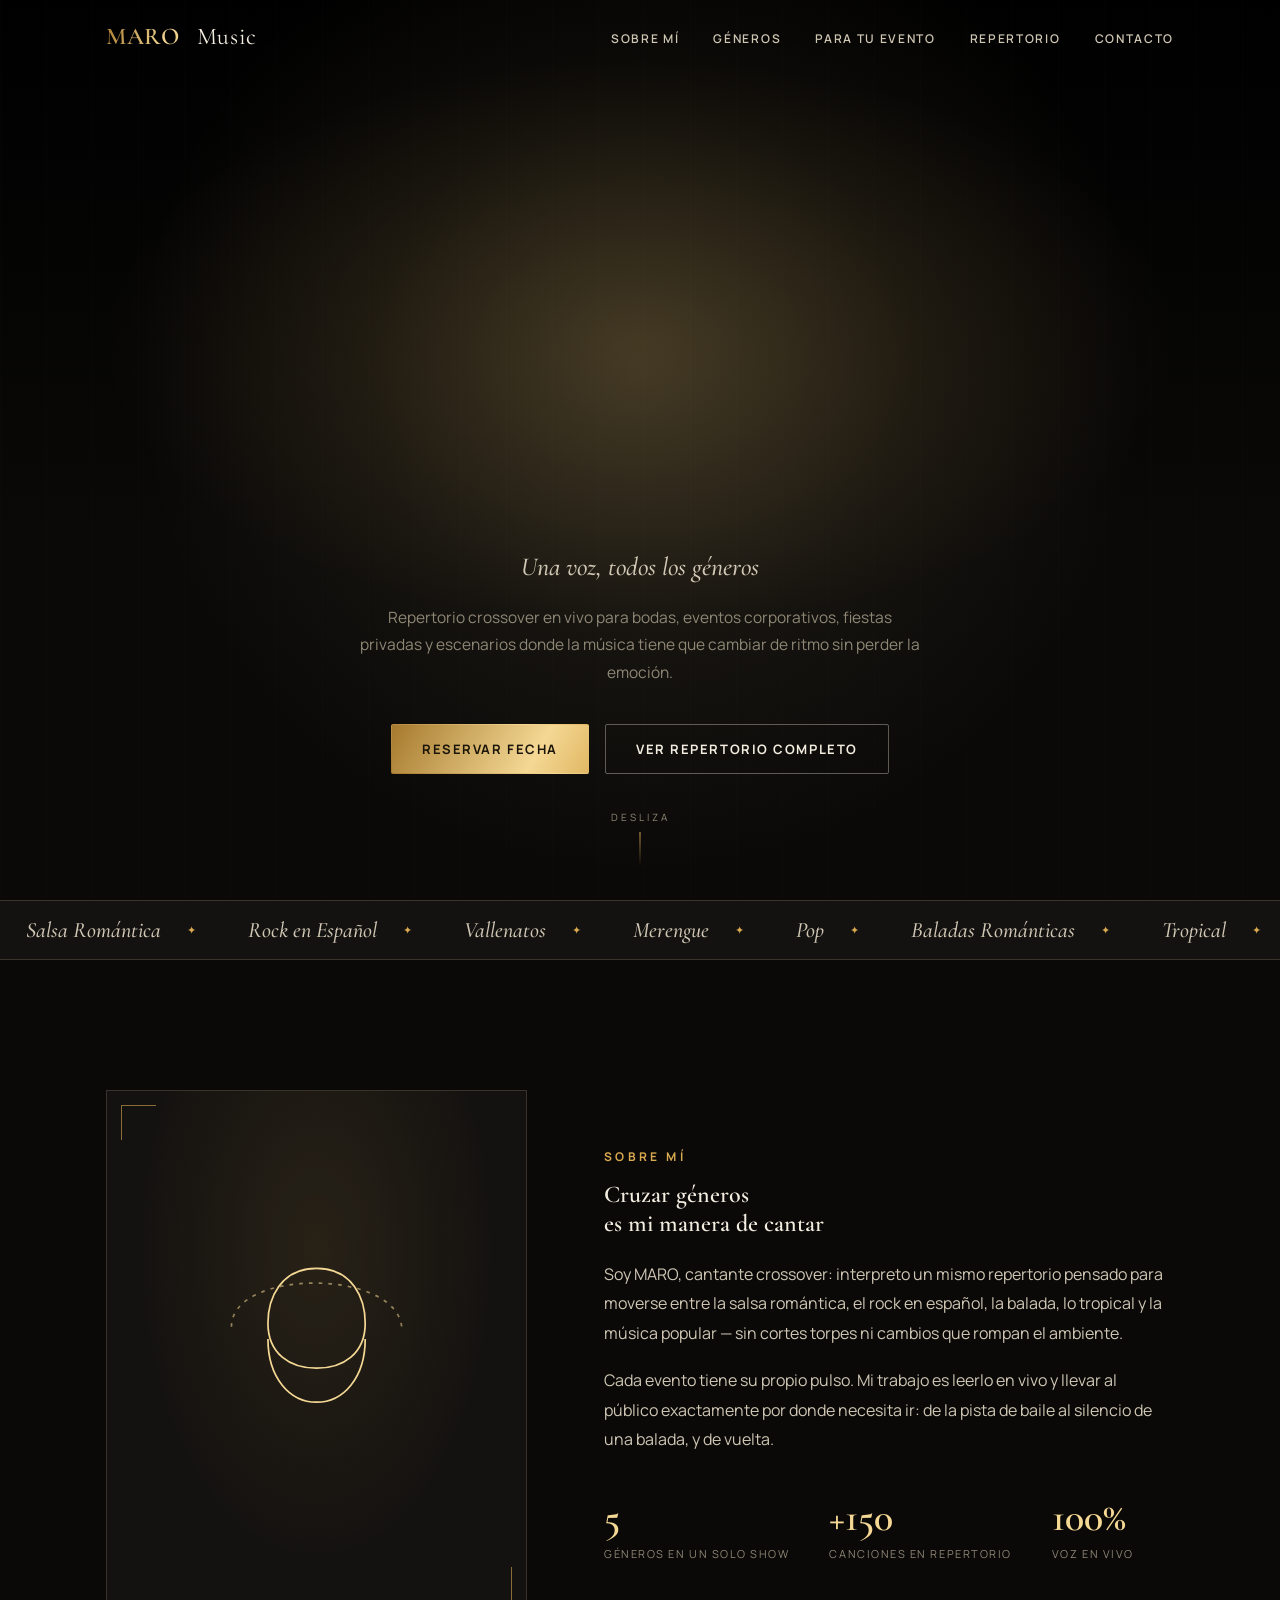
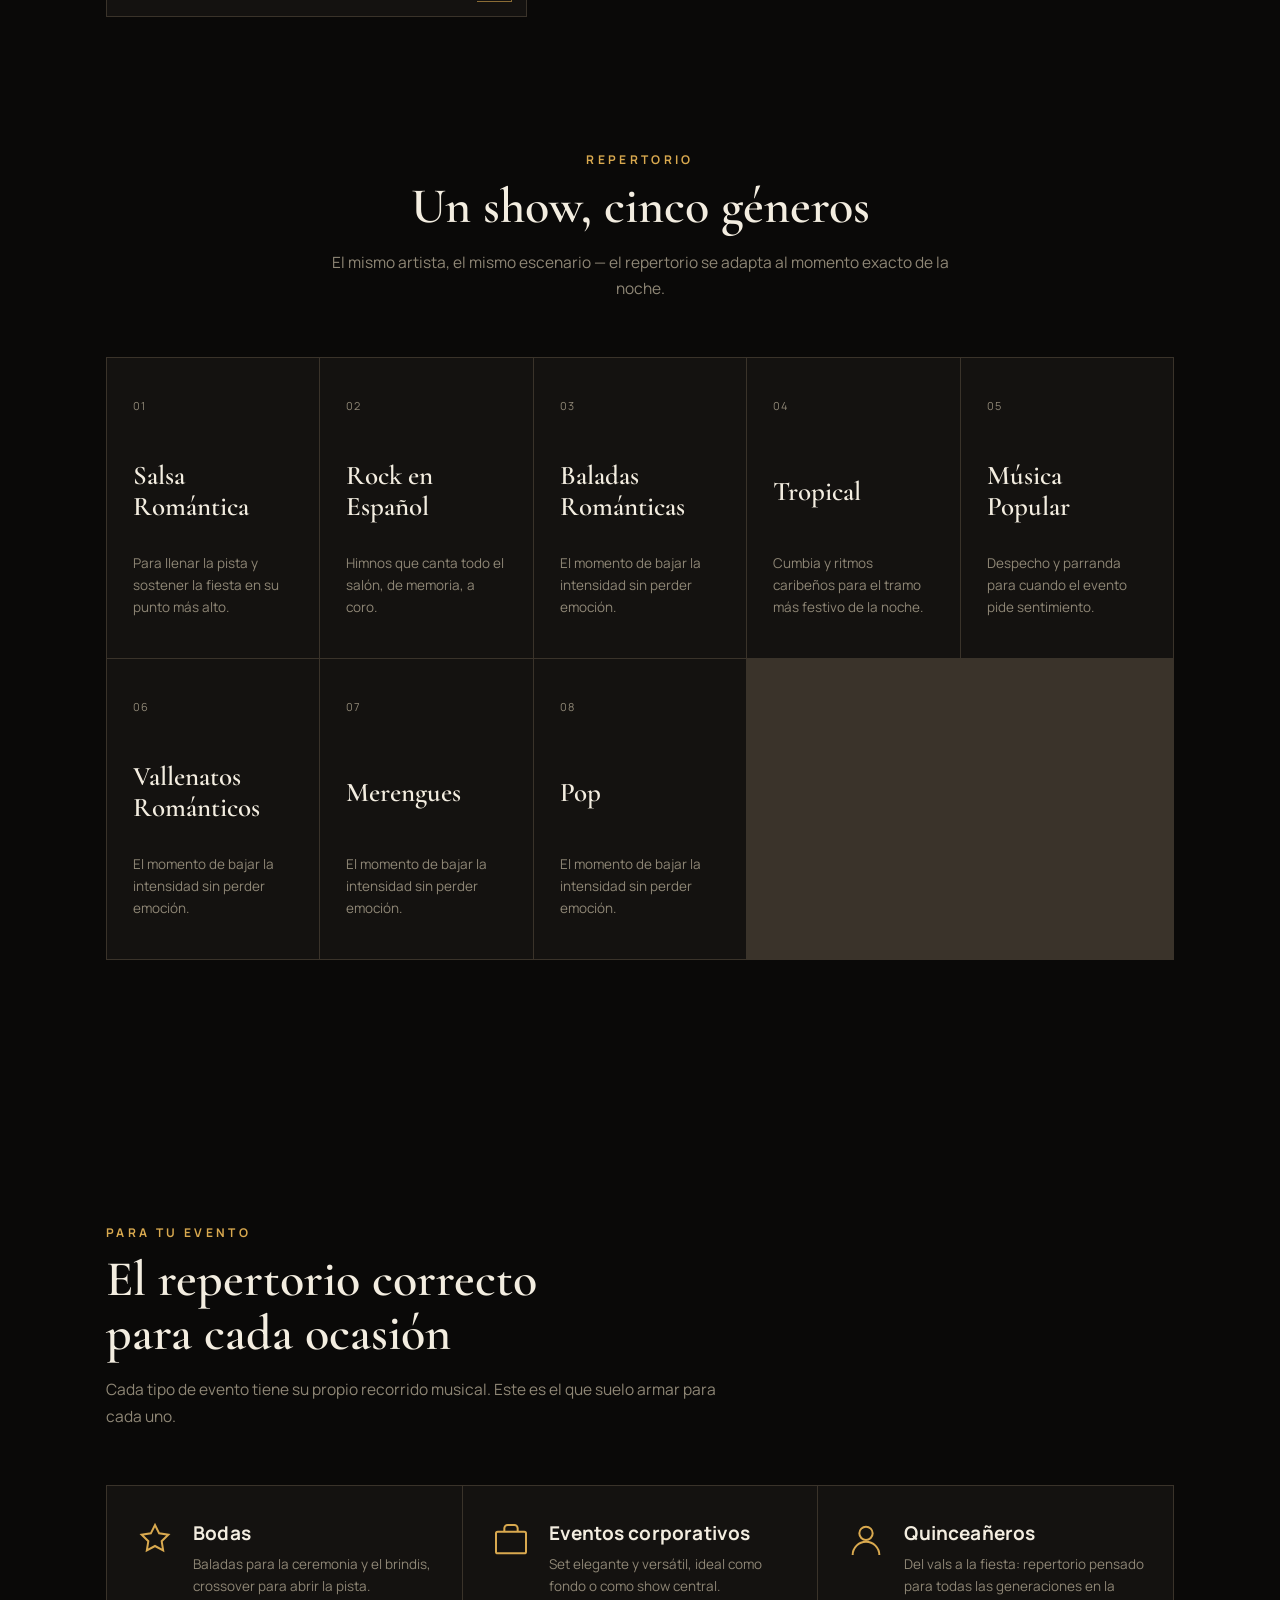
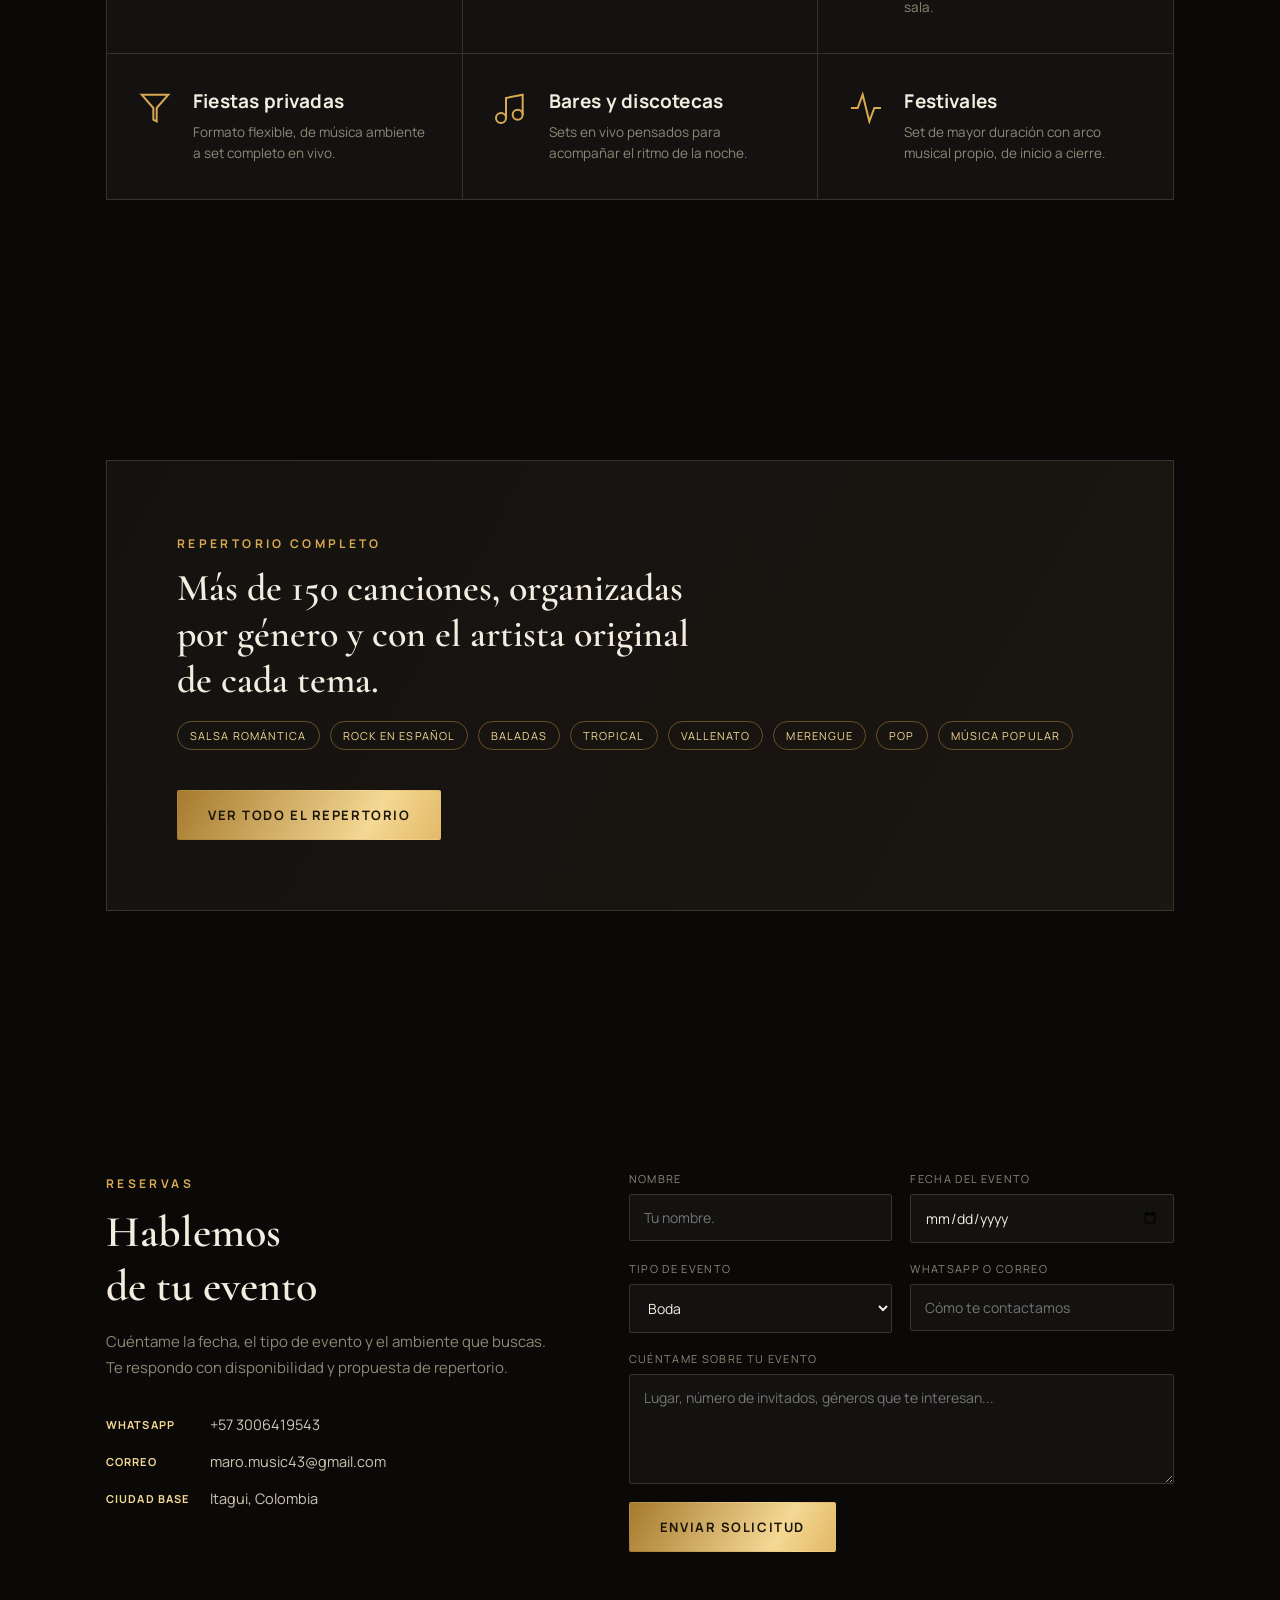
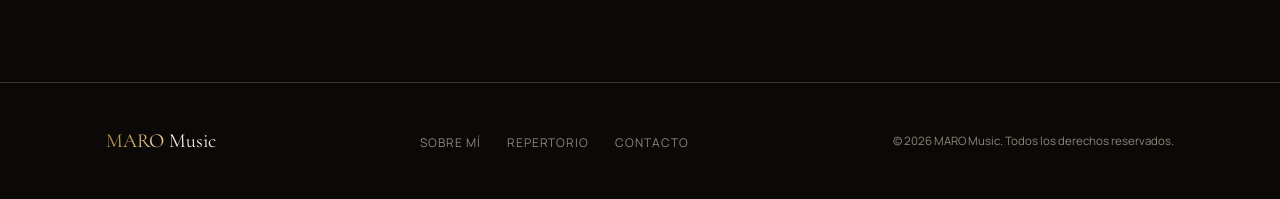
<file: index.html>
<!DOCTYPE html>
<html lang="es">
<head>
<meta charset="UTF-8">
<meta name="viewport" content="width=device-width, initial-scale=1.0">
<title>MARO Music — Voz Crossover para tu Evento</title>
<meta name="description" content="MARO — cantante crossover. Salsa romántica, rock en español, baladas, tropical y música popular en vivo para bodas, eventos corporativos y fiestas.">
<link rel="stylesheet" href="css/style.css">
</head>
<body>

<nav class="nav">
  <div class="wrap">
    <a href="#top" class="nav-logo"><b class="gold-text">MARO</b>&nbsp;Music</a>
    <ul class="nav-links" id="nav-links">
      <li><a href="#sobre-mi">Sobre mí</a></li>
      <li><a href="#generos">Géneros</a></li>
      <li><a href="#eventos">Para tu evento</a></li>
      <li><a href="repertorio.html">Repertorio</a></li>
      <li><a href="#contacto">Contacto</a></li>
    </ul>
    <button class="nav-toggle" id="nav-toggle" aria-label="Abrir menú">
      <span></span><span></span><span></span>
    </button>
  </div>
</nav>

<!-- HERO -->
<header class="hero" id="top">
  <div class="hero-curtain"></div>
  <div class="hero-spot"></div>
  <div class="hero-inner wrap">
    <video class="hero-logo" autoplay muted loop playsinline>
      <source src="img/logo.mp4" type="video/mp4">
    </video>
    <!-- <img class="hero-logo" src="img/logo.png" alt="MARO Music"> -->
    <p class="hero-tagline">Una voz, todos los géneros</p>
    <p class="hero-desc">
      Repertorio crossover en vivo para bodas, eventos corporativos, fiestas privadas
      y escenarios donde la música tiene que cambiar de ritmo sin perder la emoción.
    </p>
    <div class="hero-cta">
      <a href="#contacto" class="btn btn-gold">Reservar fecha</a>
      <a href="repertorio.html" class="btn btn-line">Ver repertorio completo</a>
    </div>
  </div>
  <div class="scroll-cue"><span>Desliza</span><i></i></div>
</header>

<!-- MARQUEE de géneros -->
<div class="marquee">
  <div class="marquee-track">
    <span>Salsa Romántica</span><span>Rock en Español</span><span>Vallenatos</span><span>Merengue</span><span>Pop</span><span>Baladas Románticas</span><span>Tropical</span><span>Música Popular</span>
    <span>Salsa Romántica</span><span>Rock en Español</span><span>Vallenatos</span><span>Merengue</span><span>Pop</span><span>Baladas Románticas</span><span>Tropical</span><span>Música Popular</span>
  </div>
</div>

<!-- SOBRE MÍ -->
<section id="sobre-mi">
  <div class="wrap about">
    <div class="about-art" data-reveal>
      <svg viewBox="0 0 200 200" fill="none" stroke="url(#g1)" stroke-width="1.4">
        <defs>
          <linearGradient id="g1" x1="0" y1="0" x2="200" y2="200">
            <stop offset="0" stop-color="#f4d894"/>
            <stop offset="1" stop-color="#a67a2e"/>
          </linearGradient>
        </defs>
        <path d="M100 30 C70 30 60 55 60 75 C60 100 78 112 100 112 C122 112 140 100 140 75 C140 55 130 30 100 30 Z"/>
        <path d="M60 88 C60 120 78 140 100 140 C122 140 140 120 140 88" />
        <line x1="100" y1="140" x2="100" y2="165"/>
        <line x1="78" y1="165" x2="122" y2="165"/>
        <path d="M30 78 C30 30 165 30 170 78" stroke-dasharray="3 5" opacity=".55"/>
      </svg>
    </div>
    <div class="about-copy" data-reveal>
      <span class="eyebrow">Sobre mí</span>
      <h2 style="margin-top:14px;">Cruzar géneros<br>es mi manera de cantar</h2>
      <p>
        Soy MARO, cantante crossover: interpreto un mismo repertorio pensado para moverse entre
        la salsa romántica, el rock en español, la balada, lo tropical y la música popular —
        sin cortes torpes ni cambios que rompan el ambiente.
      </p>
      <p>
        Cada evento tiene su propio pulso. Mi trabajo es leerlo en vivo y llevar al público
        exactamente por donde necesita ir: de la pista de baile al silencio de una balada,
        y de vuelta.
      </p>
      <div class="about-stats">
        <div class="stat"><b>5</b><span>Géneros en un solo show</span></div>
        <div class="stat"><b>+150</b><span>Canciones en repertorio</span></div>
        <div class="stat"><b>100%</b><span>Voz en vivo</span></div>
      </div>
    </div>
  </div>
</section>

<!-- GÉNEROS -->
<section id="generos" style="padding-top:0;">
  <div class="wrap">
    <div class="section-head center" data-reveal>
      <span class="eyebrow">Repertorio</span>
      <h2>Un show, cinco géneros</h2>
      <p>El mismo artista, el mismo escenario — el repertorio se adapta al momento exacto de la noche.</p>
    </div>
  </div>
  <div class="wrap">
    <div class="genre-grid" data-reveal>
      <div class="genre-card">
        <span class="genre-num">01</span>
        <h3>Salsa<br>Romántica</h3>
        <p>Para llenar la pista y sostener la fiesta en su punto más alto.</p>
      </div>
      <div class="genre-card">
        <span class="genre-num">02</span>
        <h3>Rock en<br>Español</h3>
        <p>Himnos que canta todo el salón, de memoria, a coro.</p>
      </div>
      <div class="genre-card">
        <span class="genre-num">03</span>
        <h3>Baladas<br>Románticas</h3>
        <p>El momento de bajar la intensidad sin perder emoción.</p>
      </div>
      <div class="genre-card">
        <span class="genre-num">04</span>
        <h3>Tropical</h3>
        <p>Cumbia y ritmos caribeños para el tramo más festivo de la noche.</p>
      </div>
      <div class="genre-card">
        <span class="genre-num">05</span>
        <h3>Música<br>Popular</h3>
        <p>Despecho y parranda para cuando el evento pide sentimiento.</p>
      </div>
      <div class="genre-card">
        <span class="genre-num">06</span>
        <h3>Vallenatos<br>Románticos</h3>
        <p>El momento de bajar la intensidad sin perder emoción.</p>
      </div>
      <div class="genre-card">
        <span class="genre-num">07</span>
        <h3>Merengues<br> </h3>
        <p>El momento de bajar la intensidad sin perder emoción.</p>
      </div>
      <div class="genre-card">
        <span class="genre-num">08</span>
        <h3>Pop<br></h3>
        <p>El momento de bajar la intensidad sin perder emoción.</p>
      </div>
    </div>
  </div>
</section>

<!-- PARA TU EVENTO -->
<section id="eventos">
  <div class="wrap">
    <div class="section-head" data-reveal>
      <span class="eyebrow">Para tu evento</span>
      <h2>El repertorio correcto<br>para cada ocasión</h2>
      <p>Cada tipo de evento tiene su propio recorrido musical. Este es el que suelo armar para cada uno.</p>
    </div>
    <div class="events-grid" data-reveal>
      <div class="event-card">
        <svg class="event-icon" viewBox="0 0 24 24" fill="none" stroke="currentColor" stroke-width="1.2"><path d="M12 3l2.5 5 5.5.8-4 3.9.9 5.5-4.9-2.6-4.9 2.6.9-5.5-4-3.9 5.5-.8L12 3z"/></svg>
        <div>
          <h4>Bodas</h4>
          <p>Baladas para la ceremonia y el brindis, crossover para abrir la pista.</p>
        </div>
      </div>
      <div class="event-card">
        <svg class="event-icon" viewBox="0 0 24 24" fill="none" stroke="currentColor" stroke-width="1.2"><rect x="3" y="7" width="18" height="13" rx="1"/><path d="M8 7V5a2 2 0 0 1 2-2h4a2 2 0 0 1 2 2v2"/></svg>
        <div>
          <h4>Eventos corporativos</h4>
          <p>Set elegante y versátil, ideal como fondo o como show central.</p>
        </div>
      </div>
      <div class="event-card">
        <svg class="event-icon" viewBox="0 0 24 24" fill="none" stroke="currentColor" stroke-width="1.2"><circle cx="12" cy="8" r="4"/><path d="M4 21c0-4.4 3.6-8 8-8s8 3.6 8 8"/></svg>
        <div>
          <h4>Quinceañeros</h4>
          <p>Del vals a la fiesta: repertorio pensado para todas las generaciones en la sala.</p>
        </div>
      </div>
      <div class="event-card">
        <svg class="event-icon" viewBox="0 0 24 24" fill="none" stroke="currentColor" stroke-width="1.2"><path d="M4 4l7 8v7l2 1v-8l7-8z"/></svg>
        <div>
          <h4>Fiestas privadas</h4>
          <p>Formato flexible, de música ambiente a set completo en vivo.</p>
        </div>
      </div>
      <div class="event-card">
        <svg class="event-icon" viewBox="0 0 24 24" fill="none" stroke="currentColor" stroke-width="1.2"><path d="M9 18V6l10-2v12"/><circle cx="6" cy="18" r="3"/><circle cx="16" cy="16" r="3"/></svg>
        <div>
          <h4>Bares y discotecas</h4>
          <p>Sets en vivo pensados para acompañar el ritmo de la noche.</p>
        </div>
      </div>
      <div class="event-card">
        <svg class="event-icon" viewBox="0 0 24 24" fill="none" stroke="currentColor" stroke-width="1.2"><path d="M3 12h4l3-8 4 16 3-8h4"/></svg>
        <div>
          <h4>Festivales</h4>
          <p>Set de mayor duración con arco musical propio, de inicio a cierre.</p>
        </div>
      </div>
    </div>
  </div>
</section>

<!-- REPERTORIO TEASER -->
<section>
  <div class="wrap">
    <div class="rep-teaser" data-reveal>
      <div>
        <span class="eyebrow">Repertorio completo</span>
        <h3 style="margin-top:12px;">Más de 150 canciones, organizadas por género y con el artista original de cada tema.</h3>
        <div class="rep-teaser-tags">
          <span class="tag">Salsa Romántica</span>
          <span class="tag">Rock en Español</span>
          <span class="tag">Baladas</span>
          <span class="tag">Tropical</span>
          <span class="tag">Vallenato</span>
          <span class="tag">Merengue</span>
          <span class="tag">Pop</span>
          <span class="tag">Música Popular</span>
        </div>
      </div>
      <a href="repertorio.html" class="btn btn-gold">Ver todo el repertorio</a>
    </div>
  </div>
</section>

<!-- CONTACTO -->
<section id="contacto">
  <div class="wrap contact-grid">
    <div class="contact-info" data-reveal>
      <span class="eyebrow">Reservas</span>
      <h2 style="margin-top:12px;">Hablemos<br>de tu evento</h2>
      <p>Cuéntame la fecha, el tipo de evento y el ambiente que buscas. Te respondo con disponibilidad y propuesta de repertorio.</p>
      <ul class="contact-list">
        <li><b>WhatsApp</b> +57 3006419543</li>
        <li><b>Correo</b> maro.music43@gmail.com</li>
        <li><b>Ciudad base</b> Itagui, Colombia</li>
      </ul>
    </div>
    <form class="form" id="booking-form" data-reveal action="https://api.web3forms.com/submit" method="POST">
      <div class="form-row">
        <div class="field">
          <input type="hidden" name="access_key" value="d93e48e4-d1e6-436e-a500-fd0734ff01bf">
          <label for="nombre">Nombre</label>
          <input id="nombre" type="text" placeholder="Tu nombre." required>
        </div>
        <div class="field">
          <label for="fecha">Fecha del evento</label>
          <input id="fecha" type="date">
        </div>
      </div>
      <div class="form-row">
        <div class="field">
          <label for="tipo">Tipo de evento</label>
          <select id="tipo">
            <option>Boda</option>
            <option>Evento corporativo</option>
            <option>Quinceañeros</option>
            <option>Fiesta privada</option>
            <option>Bar / discoteca</option>
            <option>Festival</option>
            <option>Otro</option>
          </select>
        </div>
        <div class="field">
          <label for="contacto-medio">WhatsApp o correo</label>
          <input id="contacto-medio" type="text" placeholder="Cómo te contactamos" required>
        </div>
      </div>
      <div class="field">
        <label for="mensaje">Cuéntame sobre tu evento</label>
        <textarea id="mensaje" placeholder="Lugar, número de invitados, géneros que te interesan..."></textarea>
      </div>
      <button type="submit" id="submitBtn" class="btn btn-gold" style="align-self:flex-start;">Enviar solicitud</button>
    </form>
  </div>
</section>

<footer>
  <div class="wrap foot-wrap">
    <span class="foot-logo"><span class="gold-text">MARO</span> Music</span>
    <ul class="foot-links">
      <li><a href="#sobre-mi">Sobre mí</a></li>
      <li><a href="repertorio.html">Repertorio</a></li>
      <li><a href="#contacto">Contacto</a></li>
    </ul>
    <span class="foot-copy">© 2026 MARO Music. Todos los derechos reservados.</span>
  </div>
</footer>

<script src="js/script.js"></script>
</body>
</html>
</file>
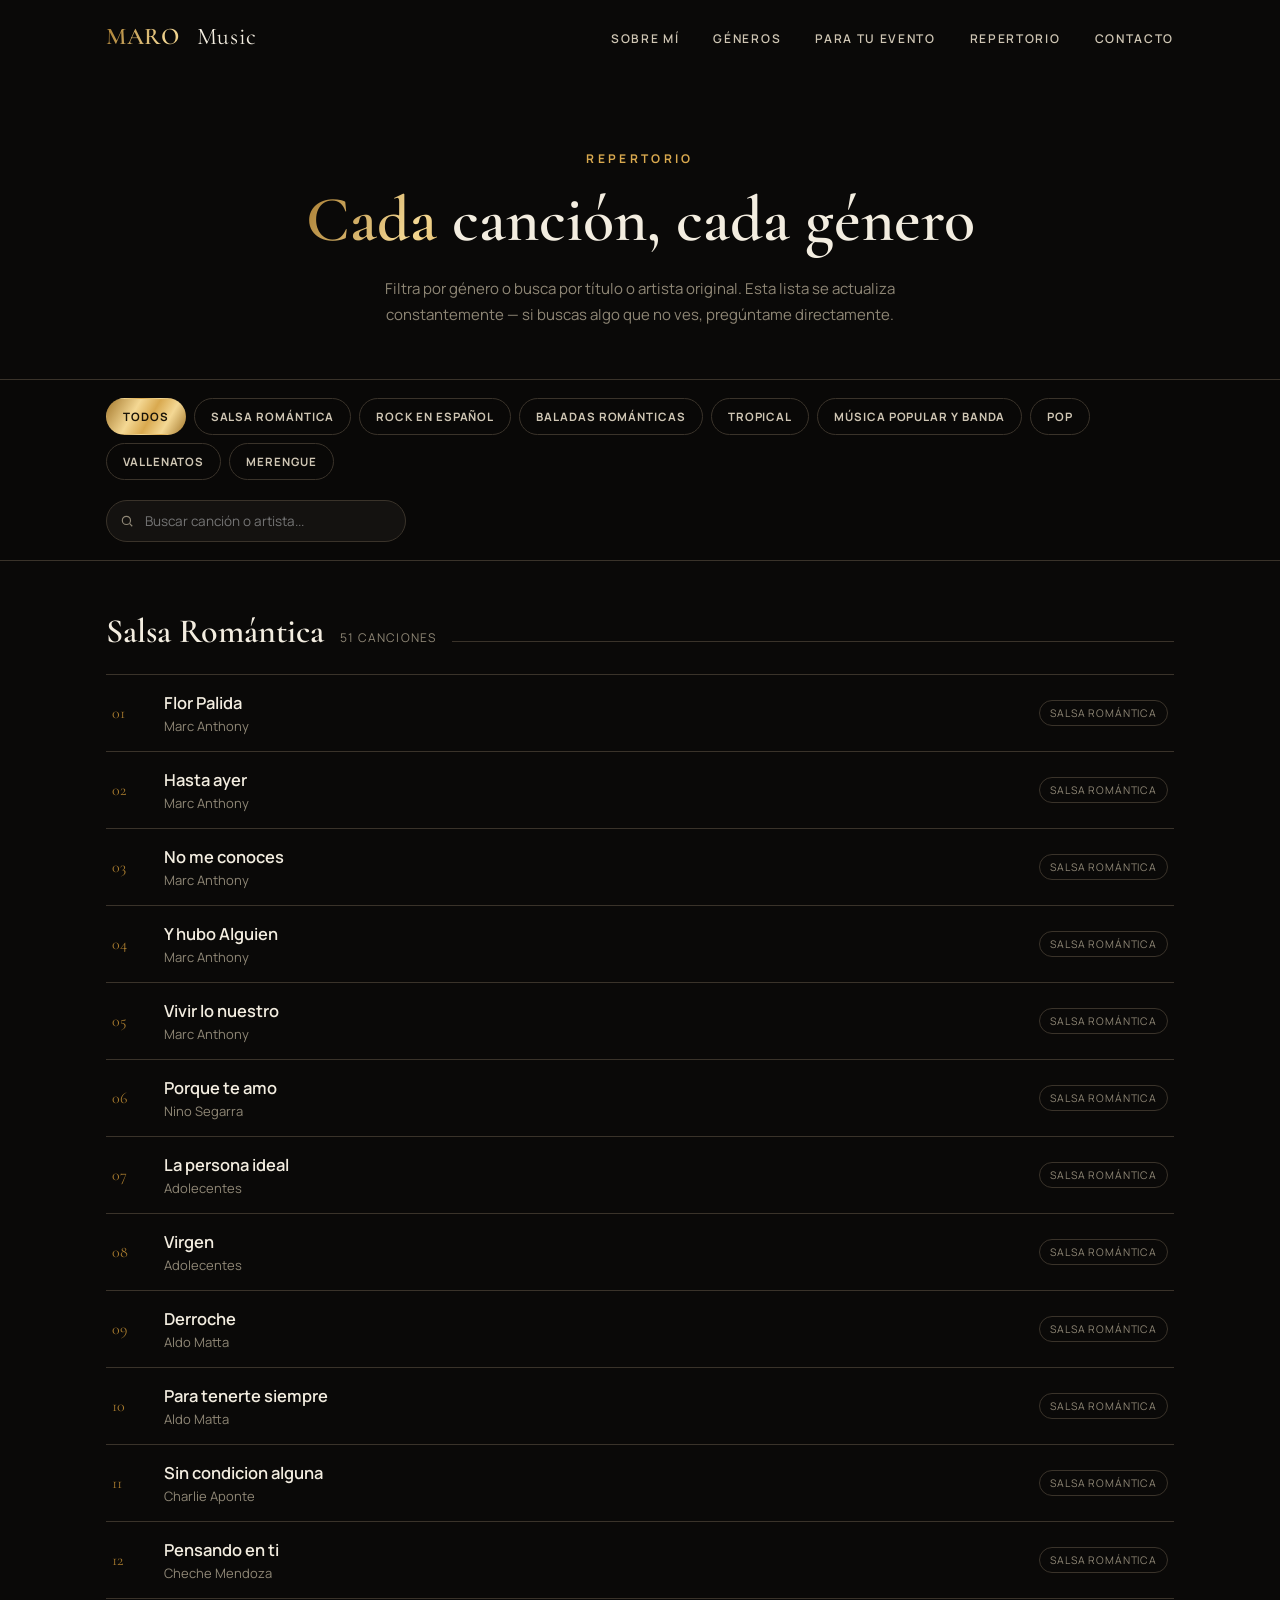
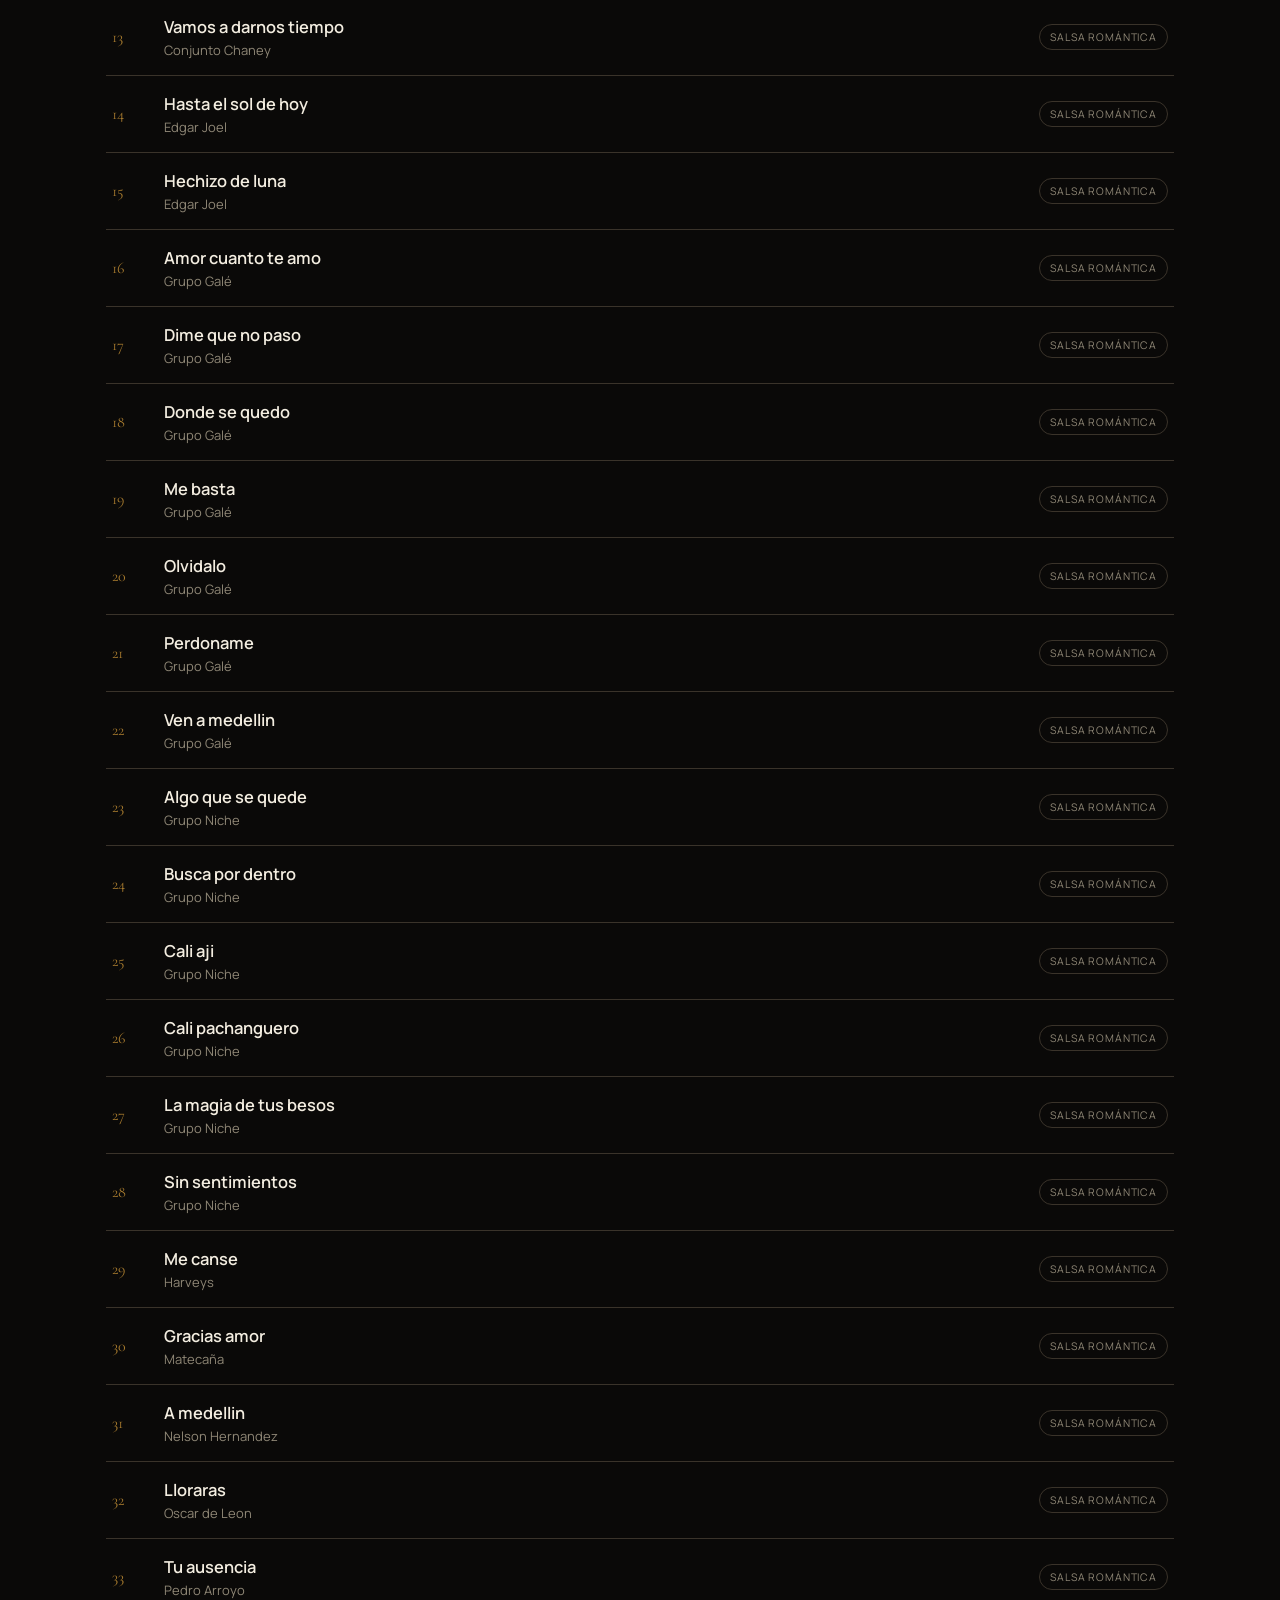
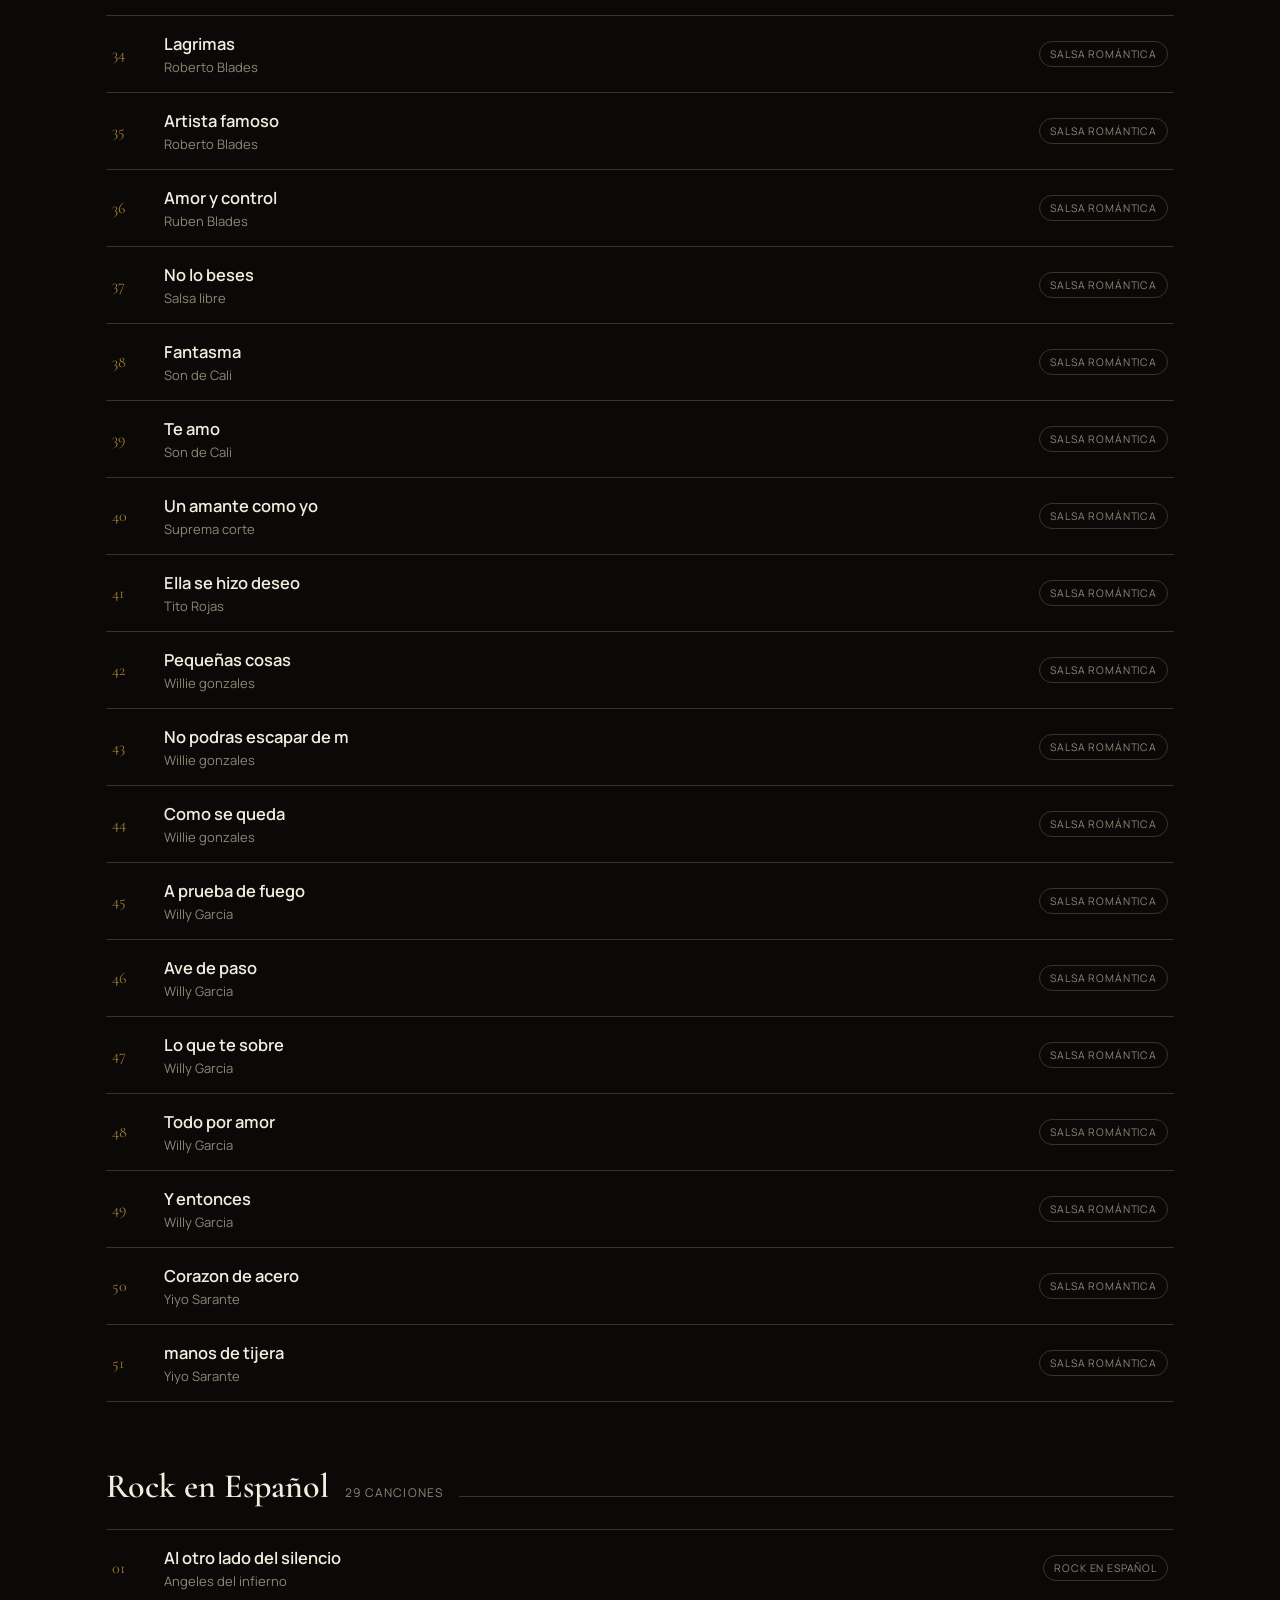
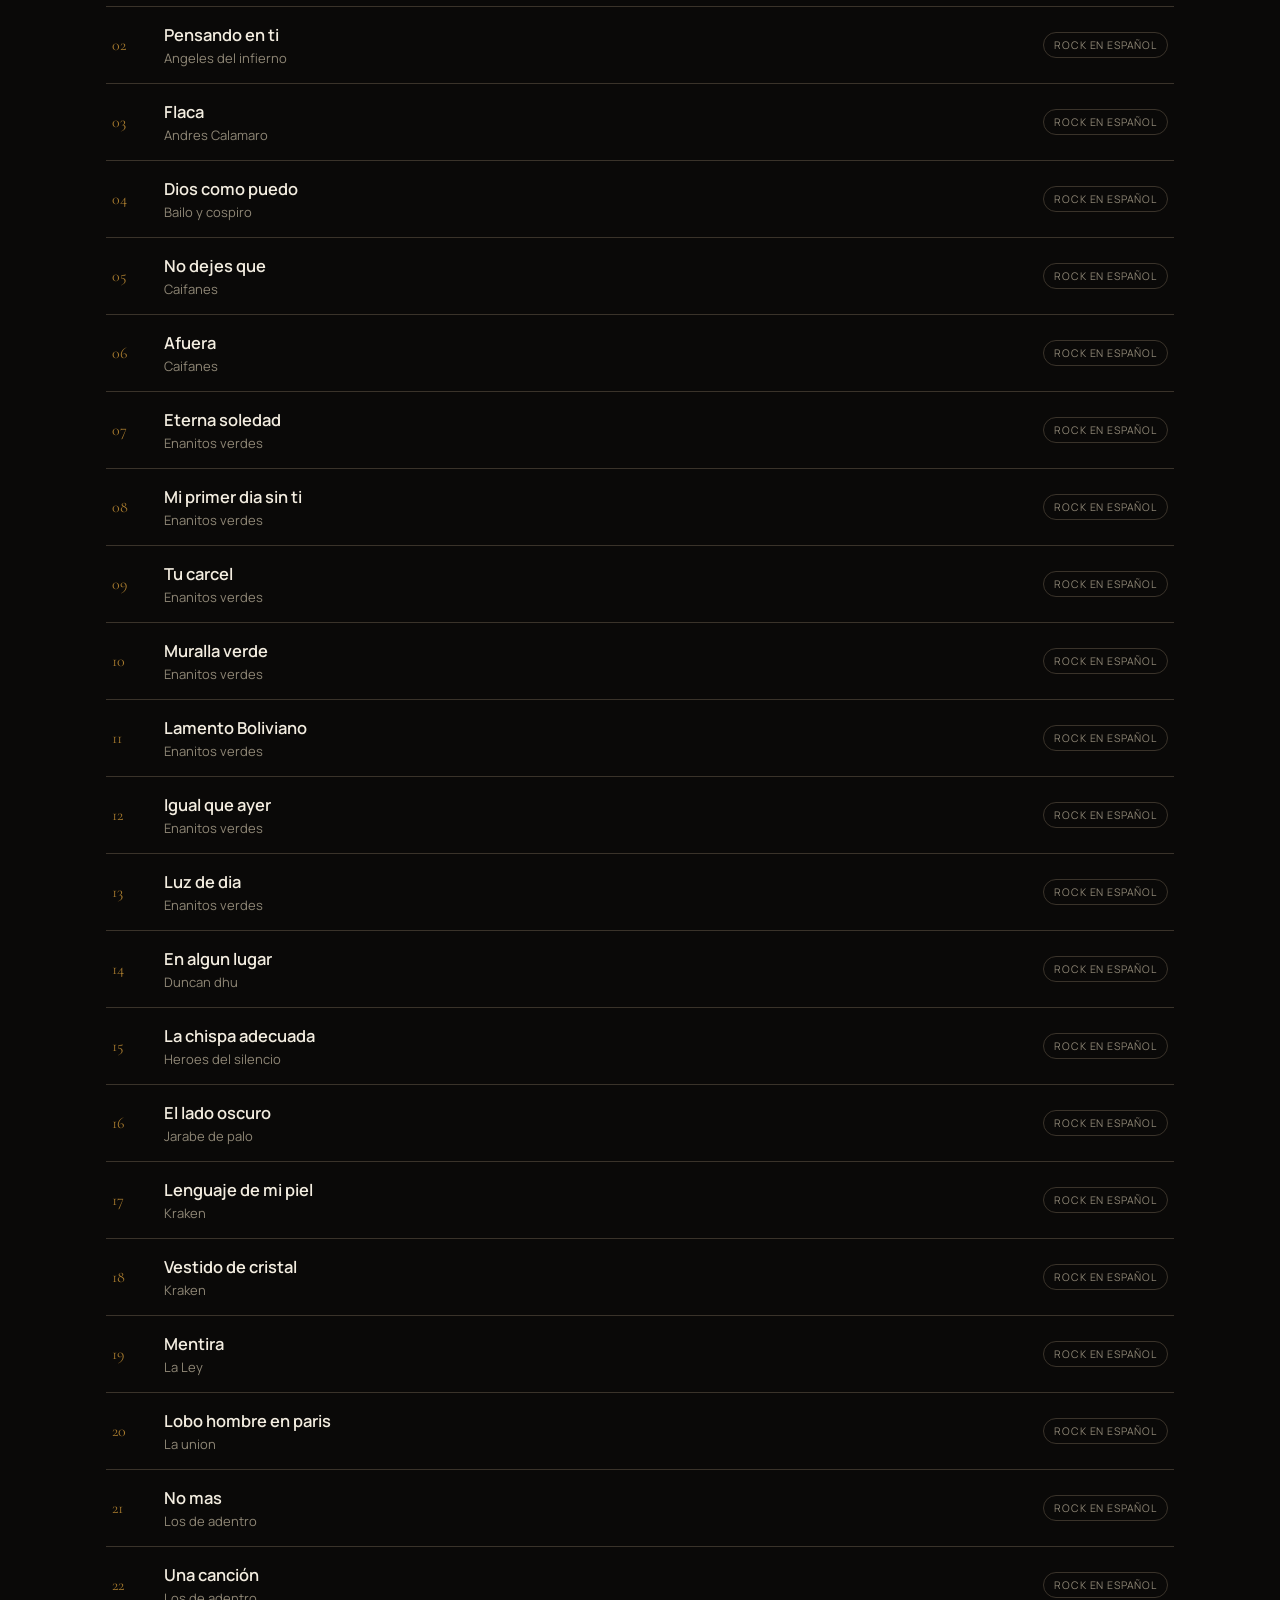
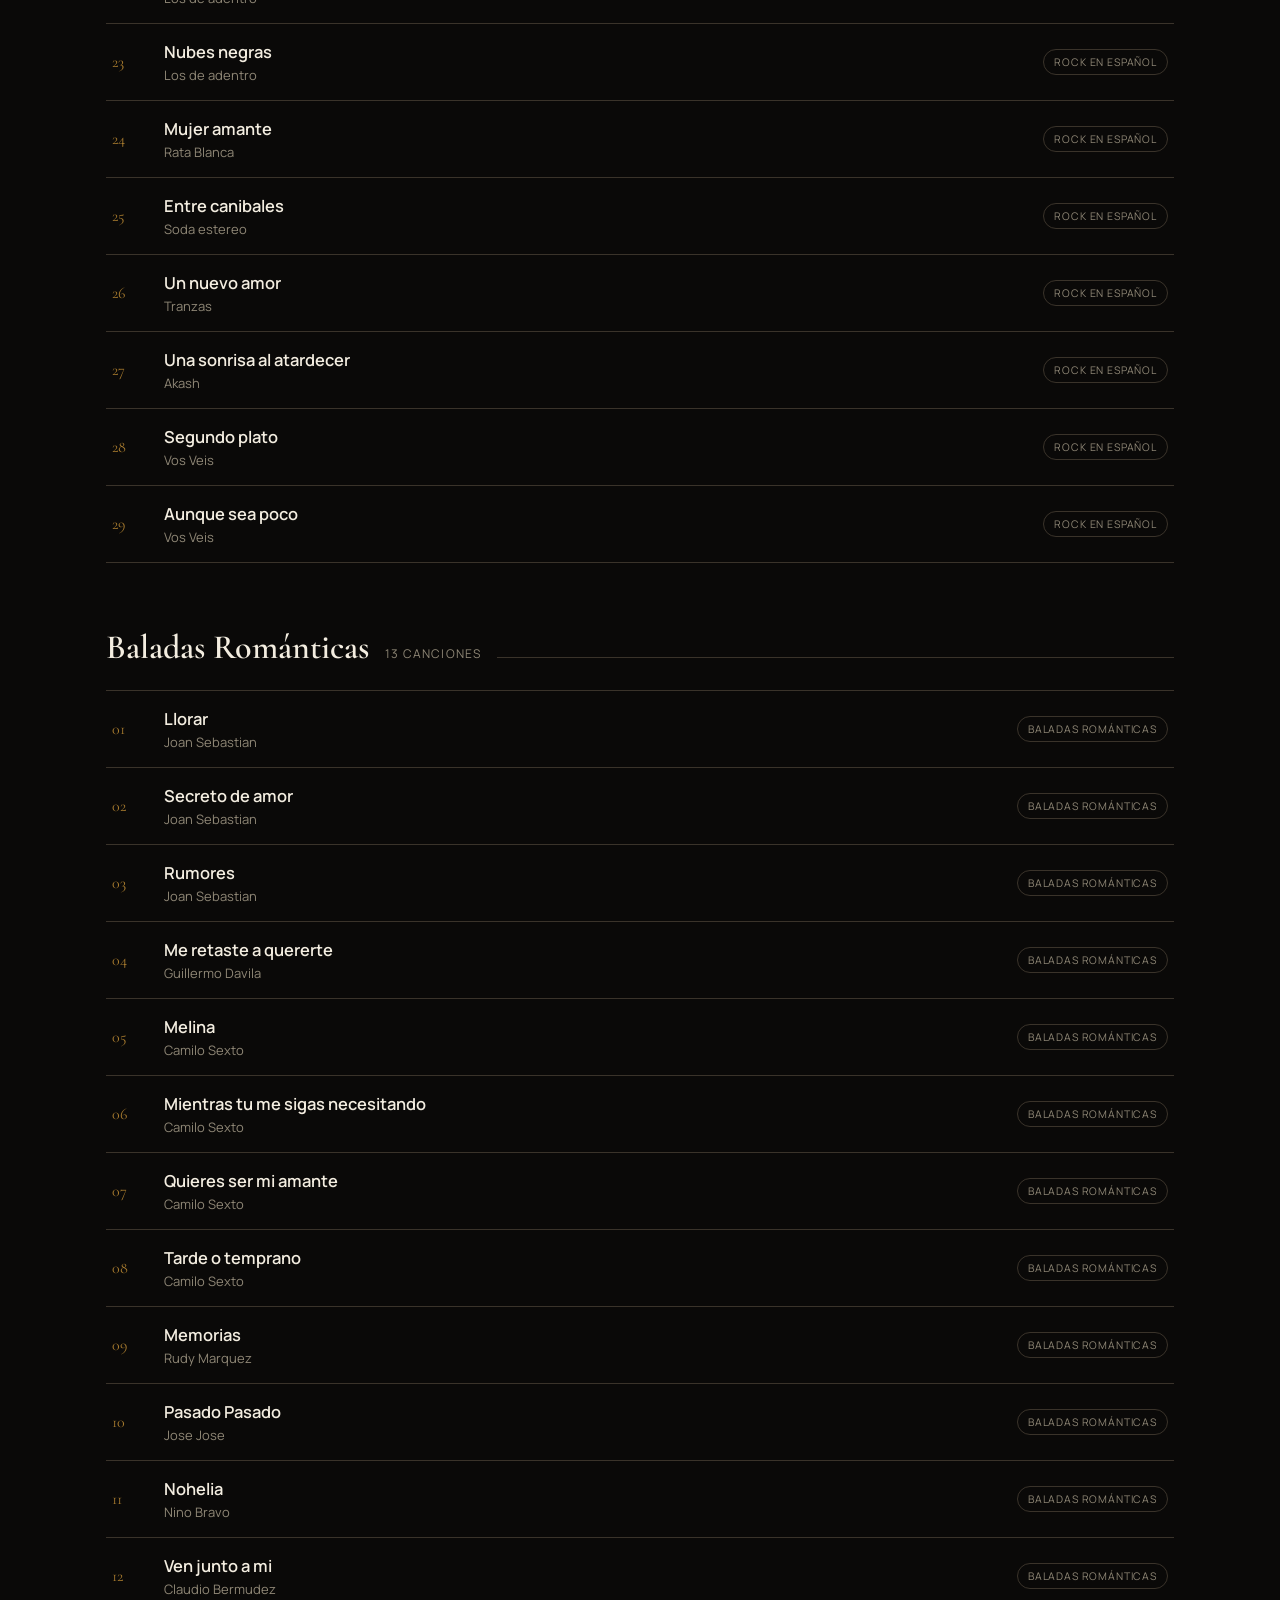
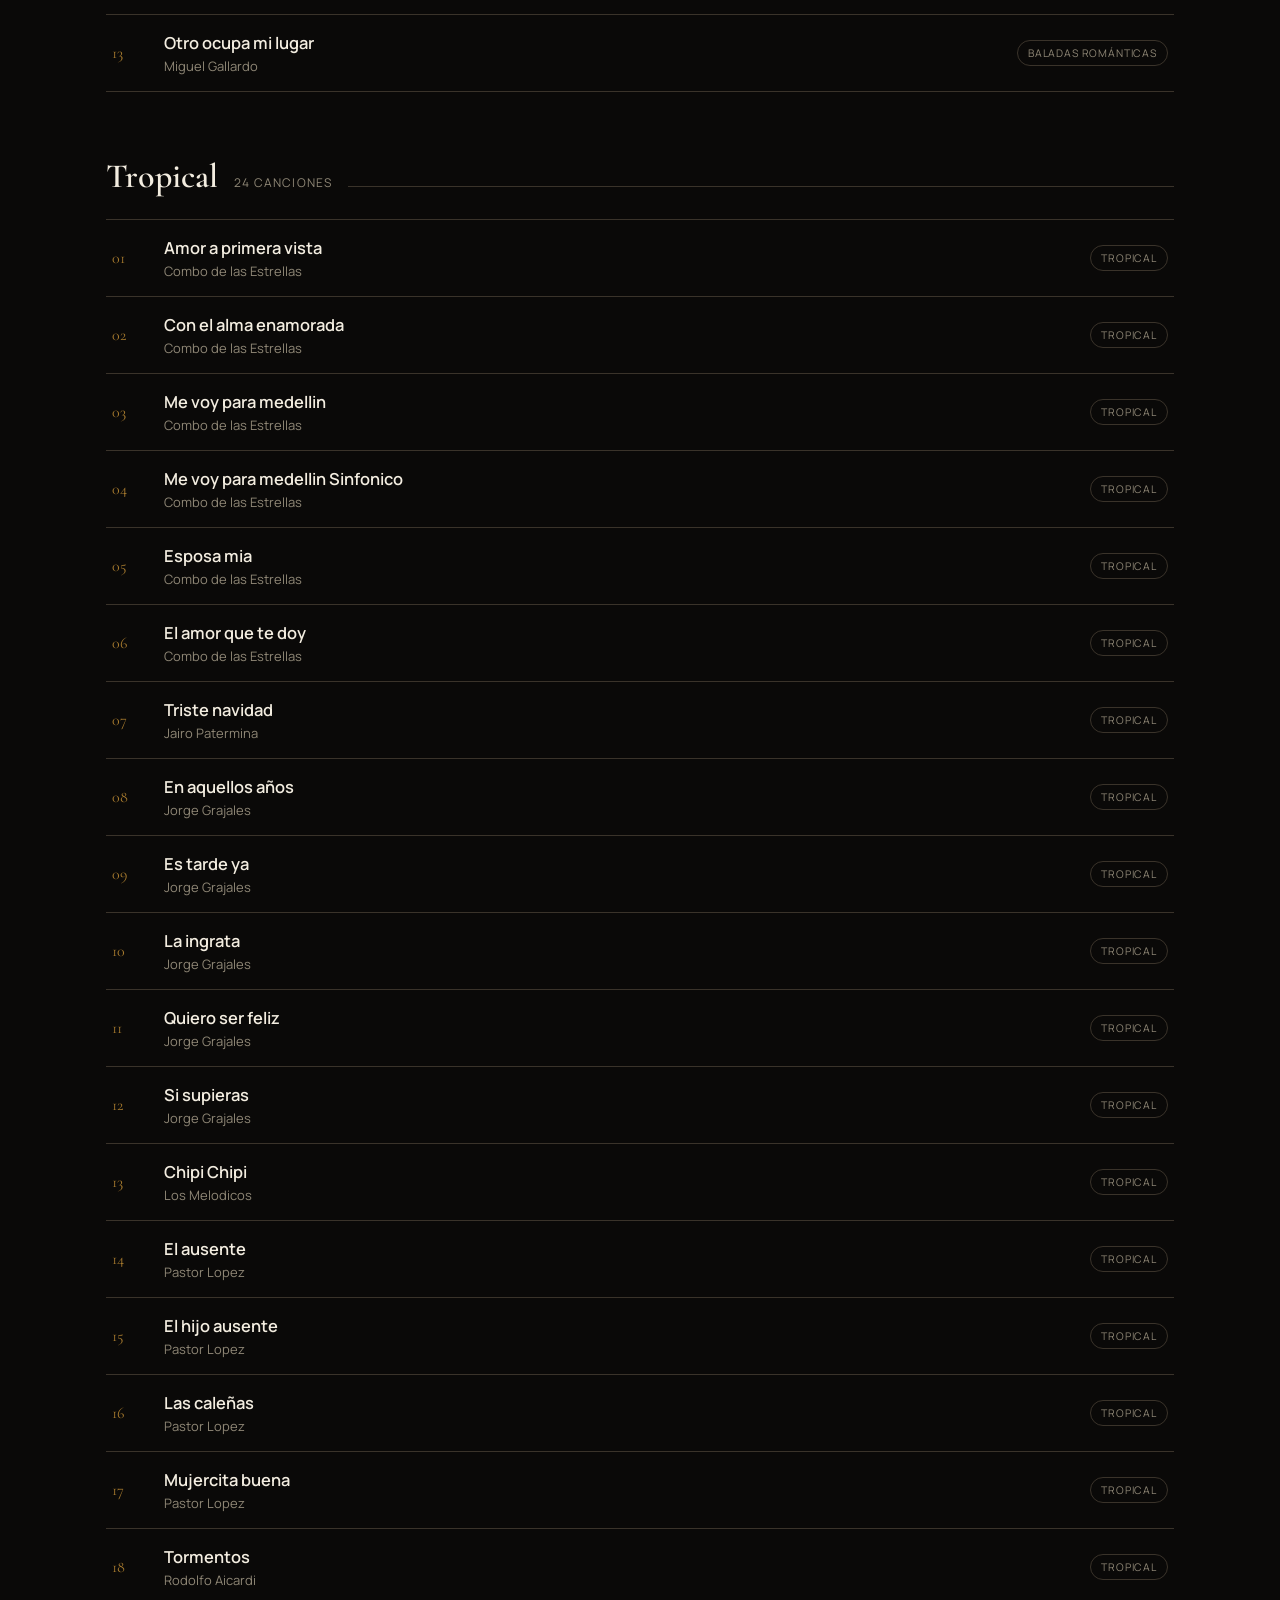
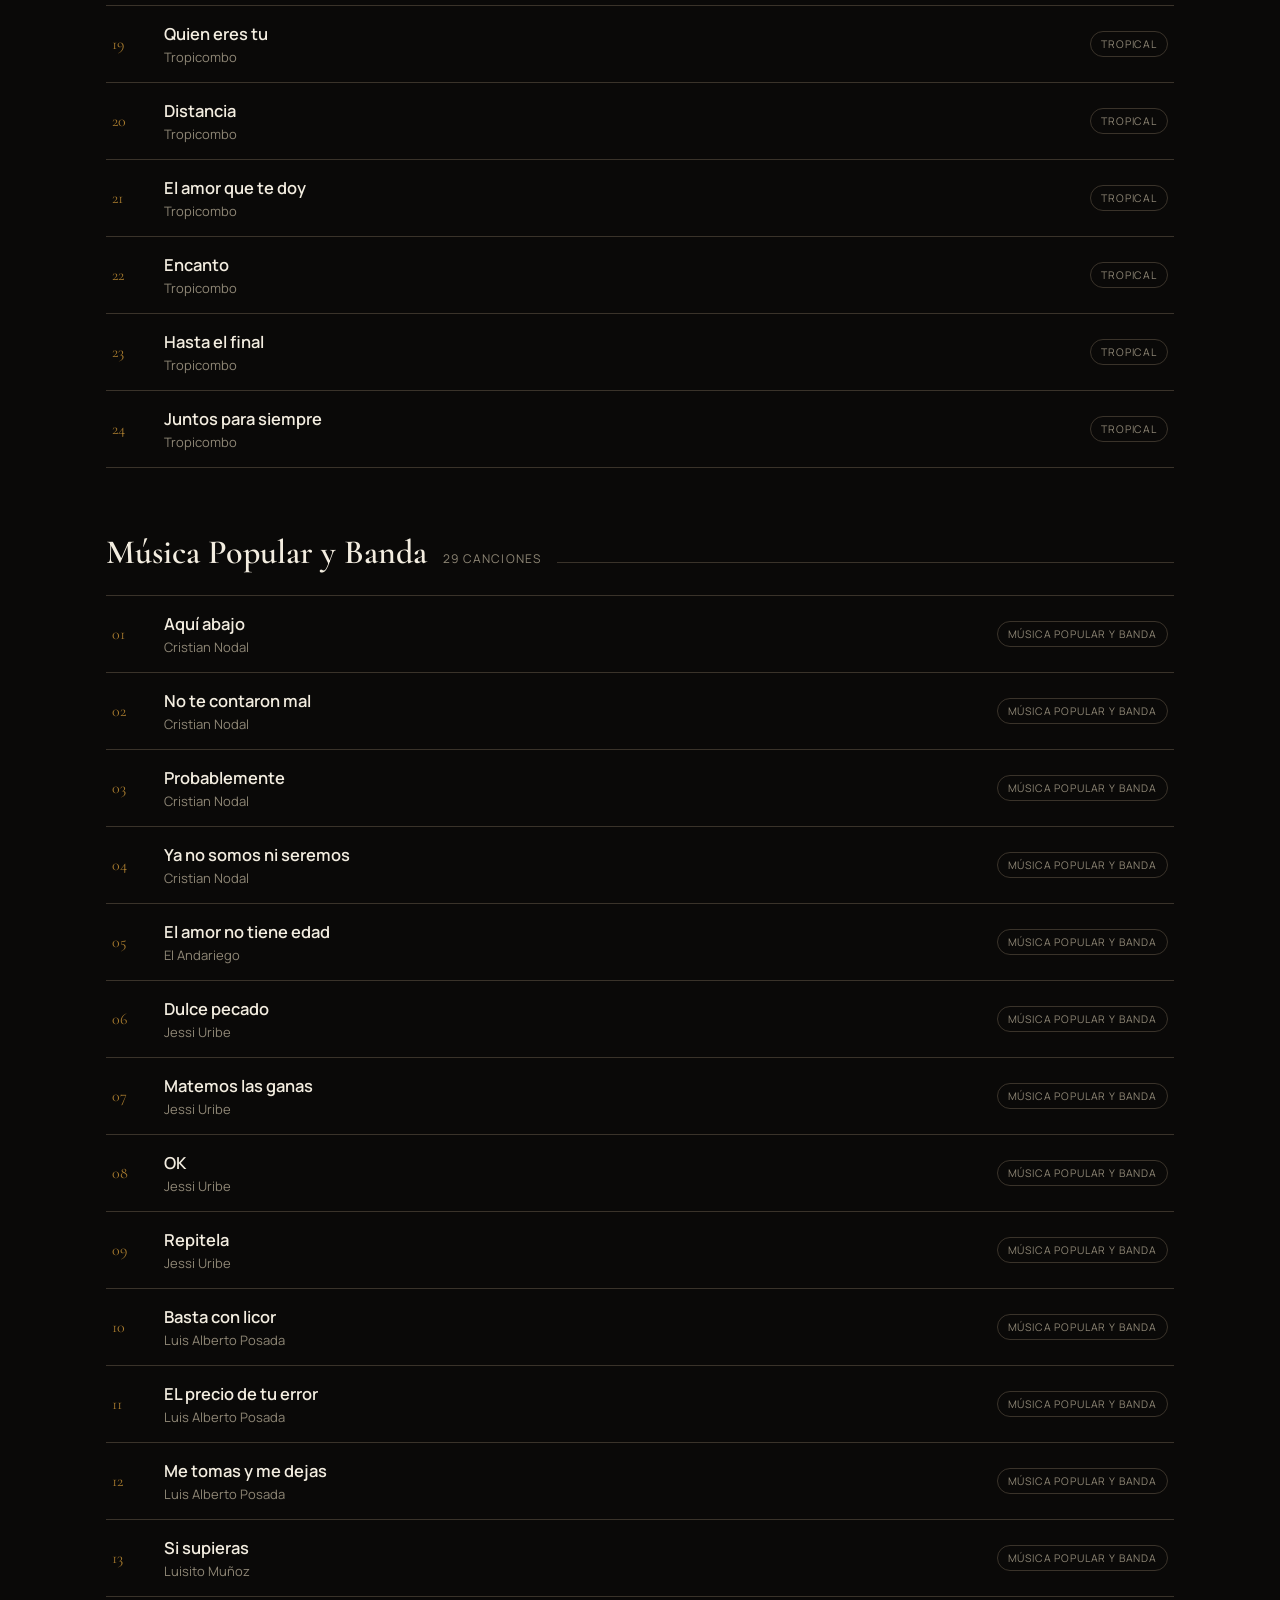
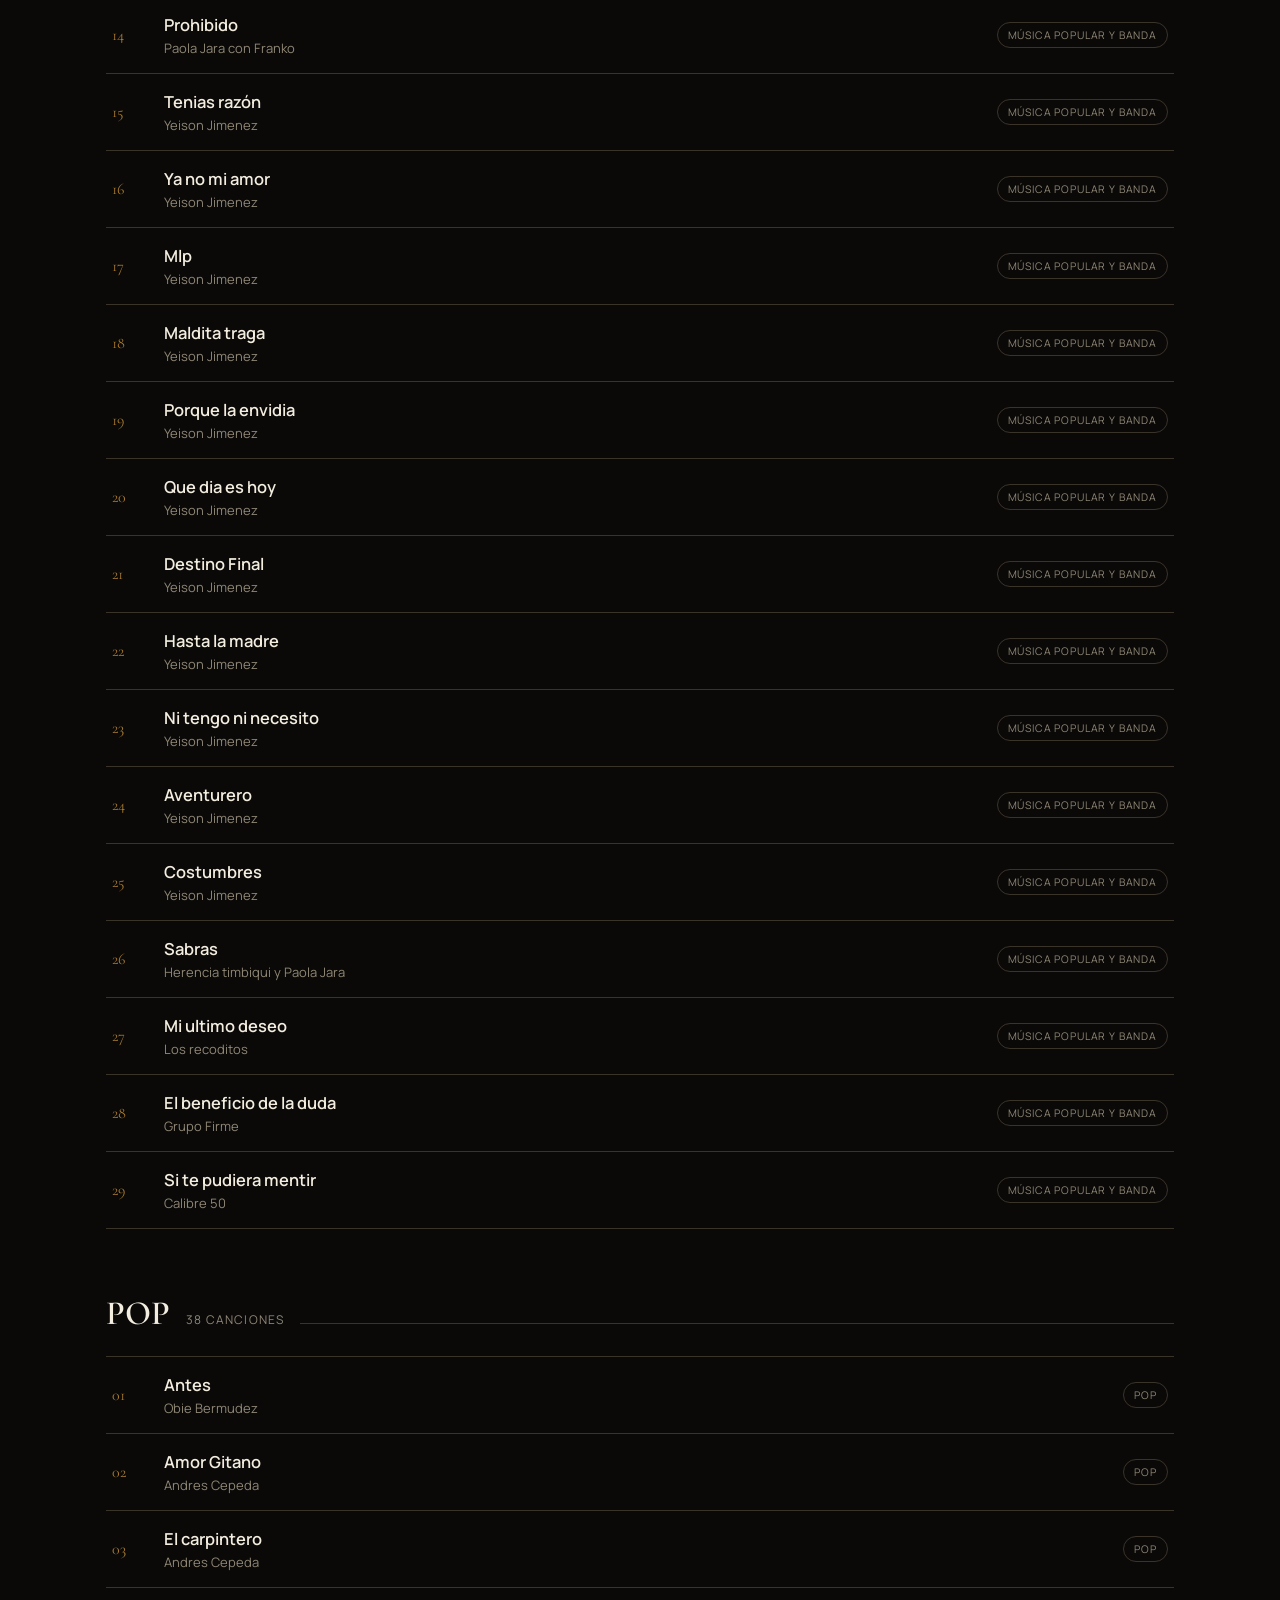
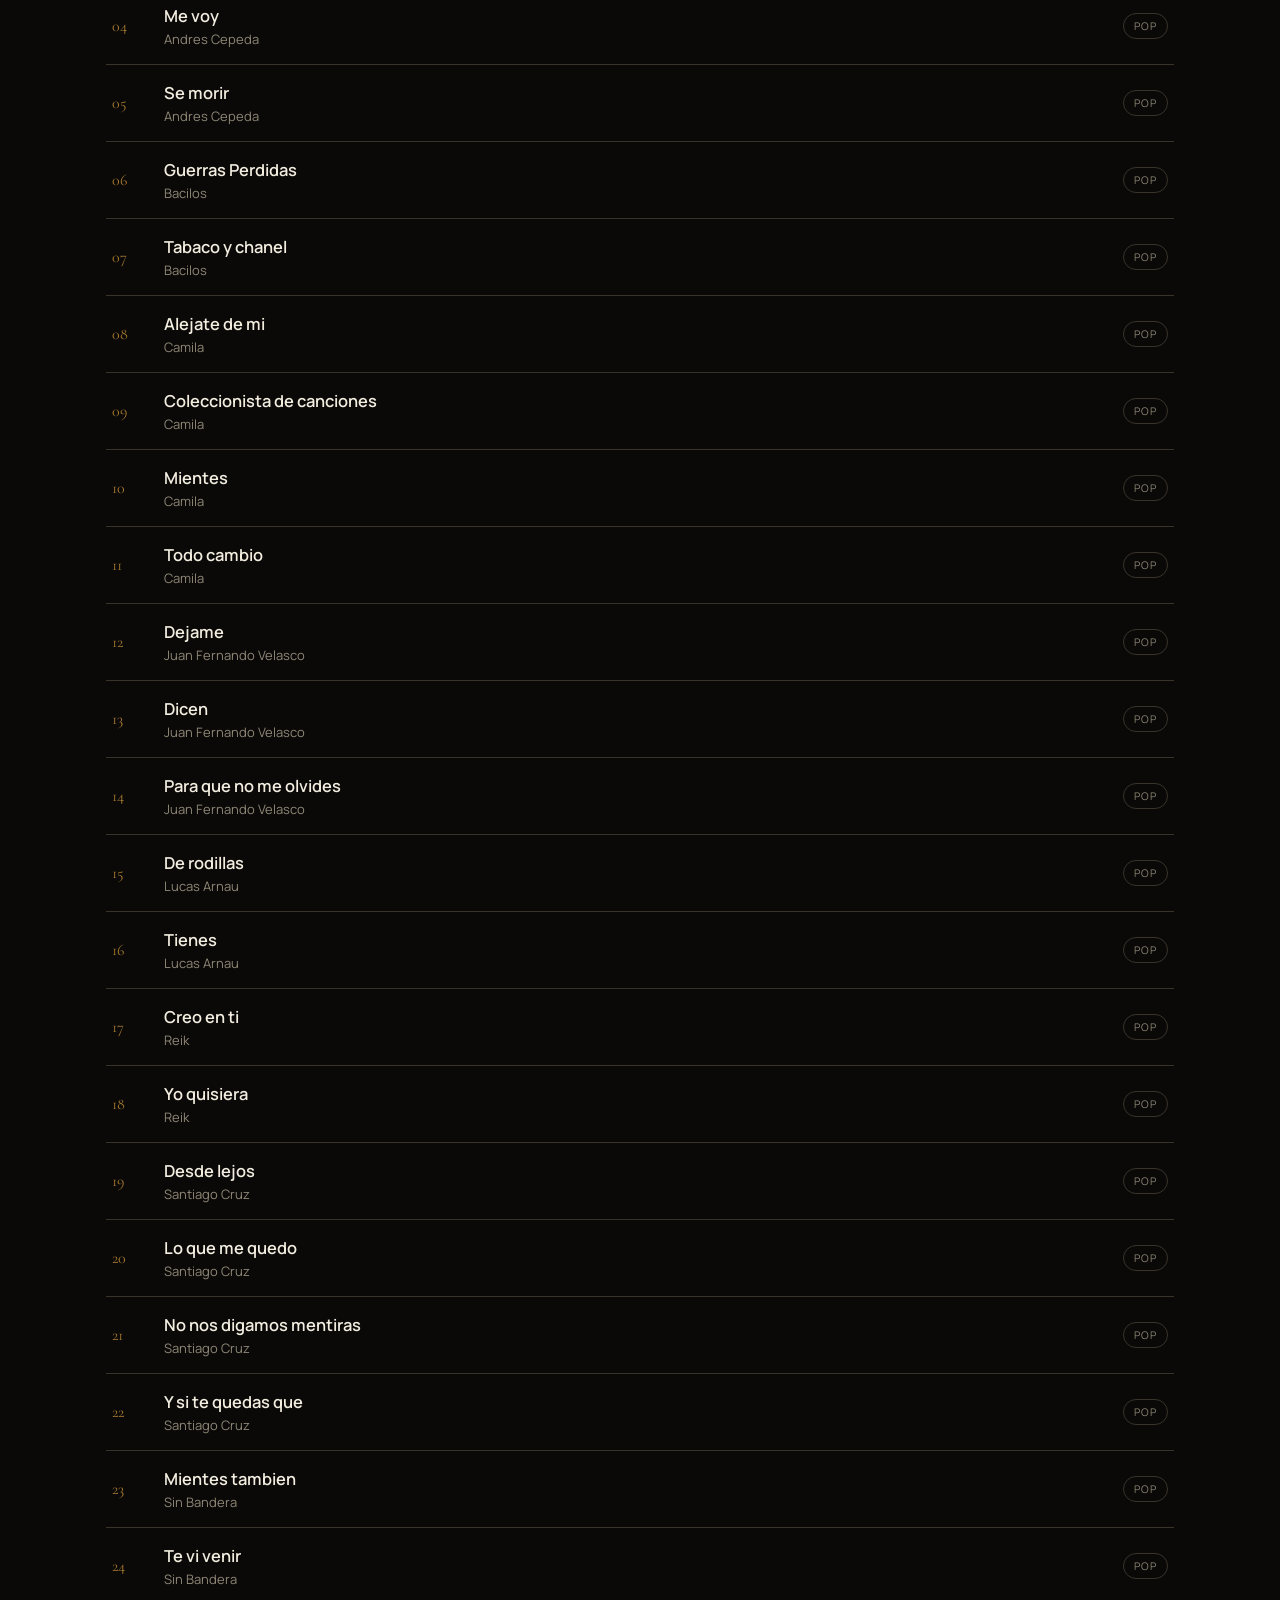
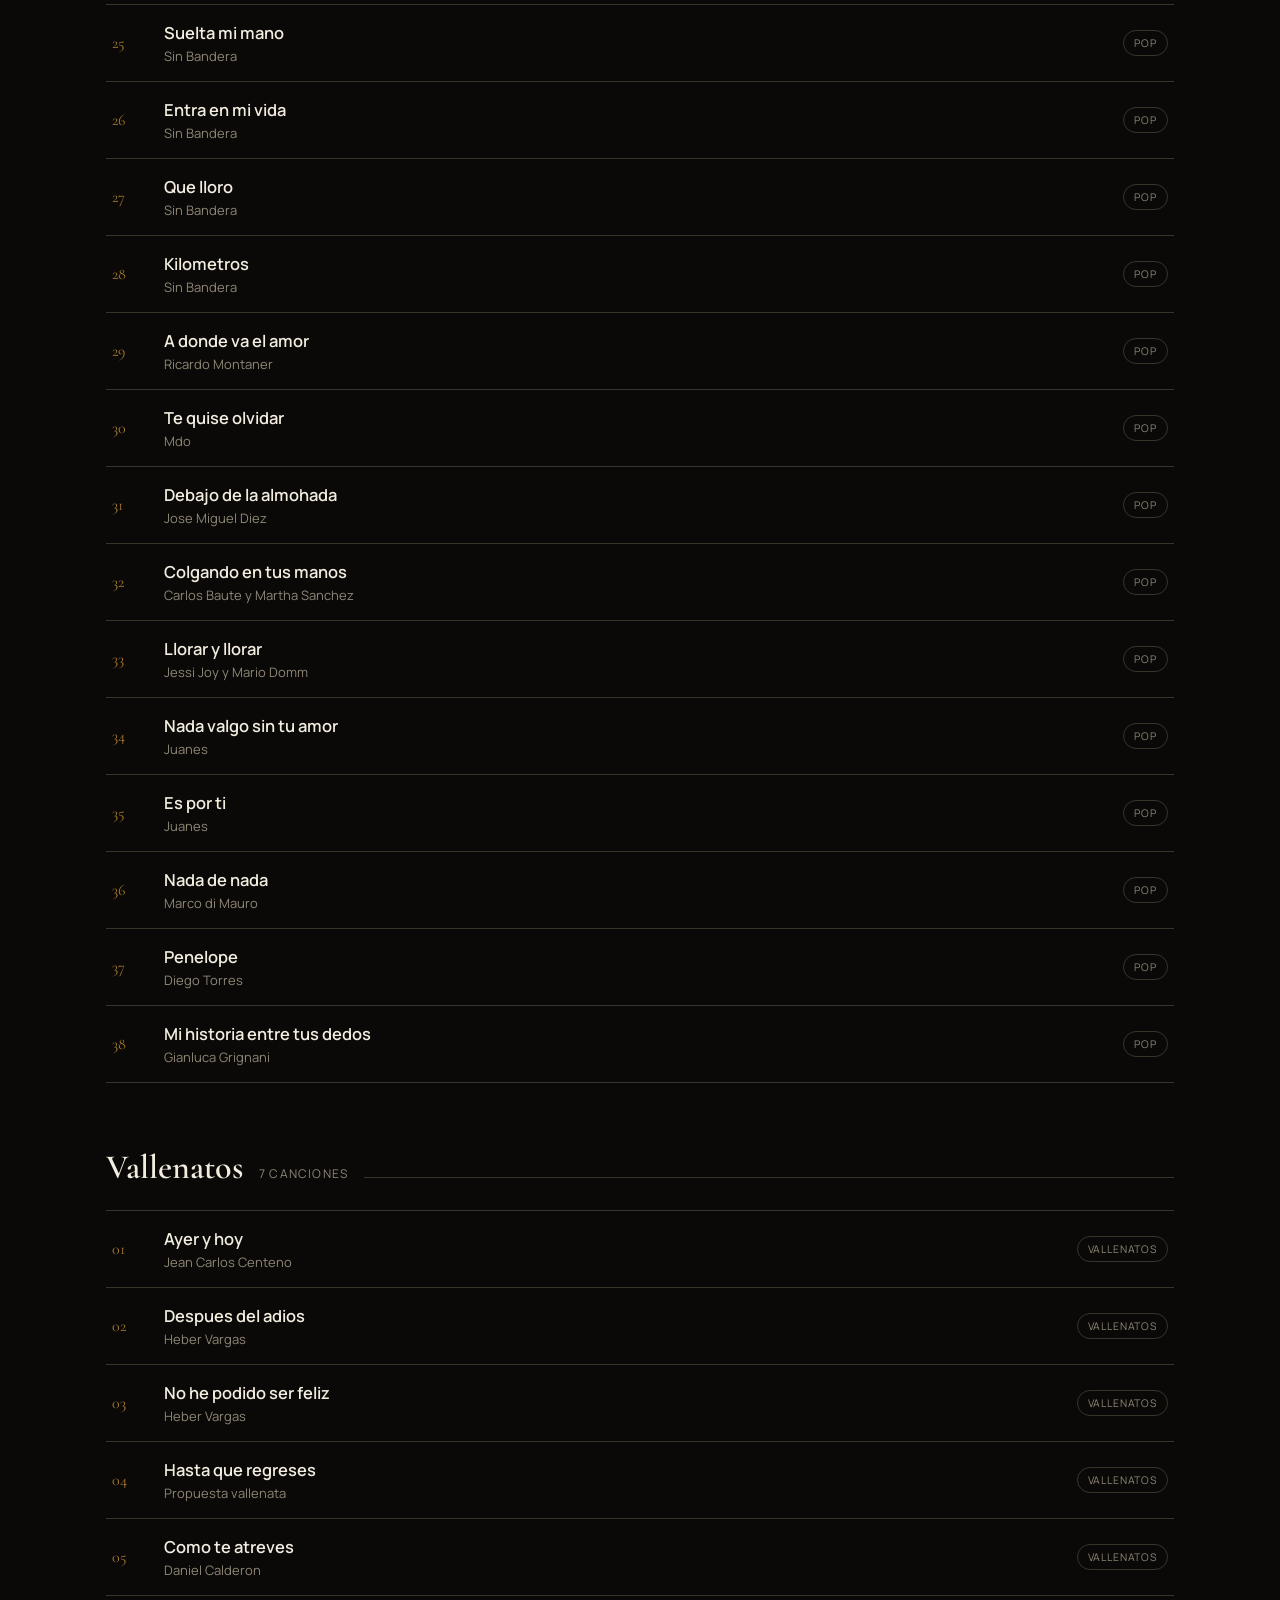
<file: repertorio.html>
<!DOCTYPE html>
<html lang="es">
<head>
<meta charset="UTF-8">
<meta name="viewport" content="width=device-width, initial-scale=1.0">
<title>Repertorio — MARO Music</title>
<meta name="description" content="Repertorio completo de MARO: salsa romántica, rock en español, baladas, tropical y música popular, con el artista original de cada canción.">
<link rel="stylesheet" href="css/style.css">
</head>
<body>

<nav class="nav scrolled">
  <div class="wrap">
    <a href="index.html" class="nav-logo"><b class="gold-text">MARO</b>&nbsp;Music</a>
    <ul class="nav-links" id="nav-links">
      <li><a href="index.html#sobre-mi">Sobre mí</a></li>
      <li><a href="index.html#generos">Géneros</a></li>
      <li><a href="index.html#eventos">Para tu evento</a></li>
      <li><a href="repertorio.html">Repertorio</a></li>
      <li><a href="index.html#contacto">Contacto</a></li>
    </ul>
    <button class="nav-toggle" id="nav-toggle" aria-label="Abrir menú">
      <span></span><span></span><span></span>
    </button>
  </div>
</nav>

<header class="rep-hero wrap">
  <span class="eyebrow">Repertorio</span>
  <h1><span class="gold-text">Cada</span> canción, cada género</h1>
  <p>Filtra por género o busca por título o artista original. Esta lista se actualiza constantemente — si buscas algo que no ves, pregúntame directamente.</p>
</header>

<div class="rep-controls">
  <div class="wrap">
    <div class="tabs" id="rep-tabs"></div>
    <div class="search-box">
      <svg viewBox="0 0 24 24" fill="none" stroke="currentColor" stroke-width="2"><circle cx="11" cy="11" r="7"/><line x1="21" y1="21" x2="16.65" y2="16.65"/></svg>
      <input id="rep-search" type="text" placeholder="Buscar canción o artista...">
    </div>
  </div>
</div>

<section class="rep-body wrap">
  <div id="rep-body"></div>
  <p class="no-results" id="no-results">No encontré canciones con esa búsqueda. Prueba con otro término o pregúntame directamente — seguro está en el repertorio en vivo.</p>

  <!-- <div class="rep-note">
    <b>Nota:</b> esta lista es de ejemplo para mostrar cómo se ve el repertorio organizado por género.
    Edítala en el archivo <code>js/data.js</code>: cada canción es un objeto <code>{ title, artist }</code>
    dentro de su género correspondiente. No requiere tocar el diseño ni el resto del código.
  </div> -->
</section>

<footer>
  <div class="wrap foot-wrap">
    <span class="foot-logo"><span class="gold-text">MARO</span> Music</span>
    <ul class="foot-links">
      <li><a href="index.html#sobre-mi">Sobre mí</a></li>
      <li><a href="index.html#contacto">Contacto</a></li>
    </ul>
    <span class="foot-copy">© 2026 MARO Music. Todos los derechos reservados.</span>
  </div>
</footer>

<script src="js/data.js"></script>
<script src="js/script.js"></script>
</body>
</html>
</file>
<file: css/style.css>
/* =========================================================
   MARO MUSIC — sistema de diseño
   Negro escenario + dorado metálico + vino profundo
   Display: Cormorant Garamond (eco de la cursiva del logo)
   Cuerpo: Manrope
   ========================================================= */

@import url('https://fonts.googleapis.com/css2?family=Cormorant+Garamond:ital,wght@0,400;0,500;0,600;1,500;1,600&family=Manrope:wght@400;500;600;700;800&display=swap');

:root{
  --black: #0a0908;
  --black-2: #141210;
  --card: #1b1815;
  --line: #3a332a;

  --gold-1: #f4d894;
  --gold-2: #d9a94f;
  --gold-3: #a67a2e;
  --gold-grad: linear-gradient(120deg, var(--gold-3) 0%, var(--gold-1) 35%, var(--gold-2) 55%, var(--gold-1) 75%, var(--gold-3) 100%);

  --wine: #6d2331;
  --wine-2: #8a2c3c;

  --ivory: #f3ede0;
  --ivory-dim: #cfc6b4;
  --ivory-faint: #8f8776;

  --radius: 2px;
  --maxw: 1180px;

  --ease: cubic-bezier(.22,.61,.36,1);
}

*{ box-sizing: border-box; }
html{ scroll-behavior: smooth; }
body{
  margin:0;
  background: var(--black);
  color: var(--ivory);
  font-family:'Manrope', sans-serif;
  font-weight:400;
  -webkit-font-smoothing: antialiased;
  overflow-x: hidden;
}
img{ max-width:100%; display:block; }
a{ color:inherit; text-decoration:none; }
ul{ list-style:none; margin:0; padding:0; }
h1,h2,h3,h4{ font-family:'Cormorant Garamond', serif; font-weight:600; margin:0; color: var(--ivory); }
p{ margin:0; }

.wrap{ max-width: var(--maxw); margin:0 auto; padding: 0 clamp(20px, 5vw, 56px); }

.eyebrow{
  font-family:'Manrope', sans-serif;
  font-size: 12px;
  letter-spacing: .28em;
  text-transform: uppercase;
  color: var(--gold-2);
  font-weight: 700;
}

.gold-text{
  background-image: var(--gold-grad);
  background-size: 260% auto;
  -webkit-background-clip: text;
  background-clip: text;
  color: transparent;
  animation: shimmer 7s linear infinite;
}
@keyframes shimmer{
  0%{ background-position: 0% center; }
  100%{ background-position: 260% center; }
}

.btn{
  display:inline-flex;
  align-items:center;
  gap:10px;
  padding: 15px 30px;
  font-family:'Manrope',sans-serif;
  font-size: 13px;
  font-weight: 700;
  letter-spacing: .12em;
  text-transform: uppercase;
  border-radius: var(--radius);
  border: 1px solid transparent;
  cursor:pointer;
  transition: transform .35s var(--ease), box-shadow .35s var(--ease), background .35s var(--ease), color .35s var(--ease);
}
.btn-gold{
  background: var(--gold-grad);
  background-size: 220% auto;
  color: #1a1409;
}
.btn-gold:hover{ background-position: 100% center; transform: translateY(-2px); box-shadow: 0 10px 30px -8px rgba(217,169,79,.55); }
.btn-line{
  border-color: rgba(243,237,224,.35);
  color: var(--ivory);
  background: transparent;
}
.btn-line:hover{ border-color: var(--gold-2); color: var(--gold-1); transform: translateY(-2px); }

/* ---------- NAV ---------- */
.nav{
  position: fixed; top:0; left:0; right:0; z-index: 100;
  padding: 22px 0;
  transition: padding .4s var(--ease), background .4s var(--ease), border-color .4s var(--ease);
  border-bottom: 1px solid transparent;
}
.nav.scrolled{
  padding: 13px 0;
  background: rgba(10,9,8,.86);
  backdrop-filter: blur(10px);
  border-bottom: 1px solid var(--line);
}
.nav .wrap{ display:flex; align-items:center; justify-content:space-between; }
.nav-logo{ display:flex; align-items:center; gap:10px; font-family:'Cormorant Garamond',serif; font-size: 24px; letter-spacing:.03em; }
.nav-logo b{ font-weight:600; }
.nav-links{ display:flex; align-items:center; gap: 34px; }
.nav-links a{
  font-size: 12px; letter-spacing:.14em; text-transform: uppercase; font-weight:600;
  color: var(--ivory-dim);
  position:relative; padding-bottom:4px;
}
.nav-links a::after{
  content:''; position:absolute; left:0; bottom:0; width:0; height:1px; background: var(--gold-2);
  transition: width .3s var(--ease);
}
.nav-links a:hover{ color: var(--ivory); }
.nav-links a:hover::after{ width:100%; }
.nav-cta{ display:none; }
.nav-toggle{ display:none; }

@media (max-width: 860px){
  .nav-links{ display:none; }
  .nav-toggle{
    display:flex; flex-direction:column; gap:5px; background:none; border:none; cursor:pointer; padding:6px;
  }
  .nav-toggle span{ width:22px; height:1px; background: var(--gold-1); display:block; }
  .nav-links.open{
    display:flex; position:fixed; inset: 0 0 auto 0; top: 64px; flex-direction:column;
    background: rgba(10,9,8,.98); padding: 30px clamp(20px,5vw,56px) 40px; gap:22px; border-bottom:1px solid var(--line);
  }
}

/* ---------- HERO ---------- */
.hero{
  position: relative;
  min-height: 100svh;
  display:flex; align-items:center; justify-content:center;
  text-align:center;
  overflow:hidden;
  background:
    radial-gradient(ellipse 60% 45% at 50% 38%, rgba(217,169,79,.14), transparent 70%),
    linear-gradient(180deg, #000 0%, #0a0908 60%, #0a0908 100%);
}
.hero-curtain{
  position:absolute; inset:0; pointer-events:none;
  background-image: repeating-linear-gradient(90deg, rgba(255,255,255,.015) 0px, rgba(255,255,255,.015) 1px, transparent 1px, transparent 46px);
  opacity:.5;
}
.hero-spot{
  position:absolute; top:-20%; left:50%;
  width:1100px; height:1100px;
  transform: translateX(-50%);
  background: radial-gradient(circle, rgba(244,216,148,.16) 0%, rgba(244,216,148,.05) 35%, transparent 65%);
  animation: sway 12s ease-in-out infinite;
  pointer-events:none;
}
@keyframes sway{
  0%,100%{ transform: translateX(-58%) rotate(-3deg); }
  50%{ transform: translateX(-42%) rotate(3deg); }
}
.hero-inner{ position:relative; z-index:2; padding-top: 90px; }
.hero-logo{ width: min(640px, 84vw); margin: 0 auto 6px; }
.hero-tagline{
  font-family:'Cormorant Garamond', serif; font-style: italic; font-weight:500;
  font-size: clamp(18px, 2.4vw, 26px);
  color: var(--ivory-dim);
  margin-top: 4px;
}
.hero-desc{
  max-width: 560px; margin: 22px auto 0;
  color: var(--ivory-faint);
  font-size: 15.5px; line-height:1.75;
}
.hero-cta{ display:flex; gap:16px; justify-content:center; margin-top: 38px; flex-wrap:wrap; }

.scroll-cue{
  position:absolute; bottom: 34px; left:50%; transform: translateX(-50%);
  display:flex; flex-direction:column; align-items:center; gap:8px;
  font-size:10px; letter-spacing:.3em; text-transform:uppercase; color: var(--ivory-faint);
}
.scroll-cue i{ width:1px; height: 34px; background: linear-gradient(var(--gold-2), transparent); display:block; animation: pulse-line 2s ease-in-out infinite; }
@keyframes pulse-line{ 0%,100%{opacity:.3;} 50%{opacity:1;} }

/* ---------- MARQUEE (elemento distintivo) ---------- */
.marquee{
  border-top: 1px solid var(--line);
  border-bottom: 1px solid var(--line);
  background: var(--black-2);
  padding: 16px 0;
  overflow:hidden;
  white-space: nowrap;
}
.marquee-track{
  display:inline-flex;
  animation: scroll-x 32s linear infinite;
}
.marquee-track span{
  font-family:'Cormorant Garamond', serif; font-style: italic; font-weight:500;
  font-size: clamp(16px, 2vw, 22px);
  color: var(--ivory-dim);
  padding: 0 26px;
  display:inline-flex; align-items:center; gap:26px;
}
.marquee-track span::after{ content:'✦'; color: var(--gold-2); font-style: normal; font-size:11px; }
@keyframes scroll-x{ from{ transform: translateX(0); } to{ transform: translateX(-50%); } }

/* ---------- SECTION shell ---------- */
section{ padding: clamp(70px, 11vw, 130px) 0; position:relative; }
.section-head{ max-width: 640px; margin-bottom: 56px; }
.section-head.center{ margin-left:auto; margin-right:auto; text-align:center; }
.section-head h2{ font-size: clamp(32px, 4.2vw, 50px); margin-top: 10px; line-height:1.08; }
.section-head p{ color: var(--ivory-faint); font-size:15.5px; line-height:1.7; margin-top:16px; }
.divider{ width:56px; height:1px; background: var(--gold-2); margin: 0 auto; }

/* ---------- ABOUT ---------- */
.about{ display:grid; grid-template-columns: 0.85fr 1.15fr; gap: clamp(30px,6vw,90px); align-items:center; }
.about-art{
  position:relative; aspect-ratio: 4/5; border: 1px solid var(--line);
  display:flex; align-items:center; justify-content:center;
  background: radial-gradient(ellipse at 50% 30%, rgba(217,169,79,.10), transparent 60%), var(--black-2);
}
.about-art svg{ width: 58%; }
.about-art::before, .about-art::after{
  content:''; position:absolute; width:34px; height:34px; border: 1px solid var(--gold-2); opacity:.6;
}
.about-art::before{ top:14px; left:14px; border-right:none; border-bottom:none; }
.about-art::after{ bottom:14px; right:14px; border-left:none; border-top:none; }
.about-copy p{ color: var(--ivory-dim); font-size:16px; line-height:1.85; margin-top:18px; }
.about-copy p:first-of-type{ margin-top: 22px; }
.about-stats{ display:flex; gap: 40px; margin-top: 38px; flex-wrap:wrap; }
.stat b{ display:block; font-family:'Cormorant Garamond',serif; font-size: 40px; color: var(--gold-1); font-weight:600; }
.stat span{ font-size:11px; letter-spacing:.14em; text-transform:uppercase; color: var(--ivory-faint); }

@media (max-width: 820px){
  .about{ grid-template-columns: 1fr; }
  .about-art{ max-width: 320px; margin: 0 auto; }
}

/* ---------- GENRES ---------- */
.genre-grid{ display:grid; grid-template-columns: repeat(5, 1fr); gap:1px; background: var(--line); border:1px solid var(--line); }
.genre-card{
  background: var(--black-2);
  padding: 40px 26px;
  min-height: 300px;
  display:flex; flex-direction:column; justify-content:space-between;
  transition: background .4s var(--ease);
  position:relative;
}
.genre-card:hover{ background: #201c17; }
.genre-num{ font-size:11px; color: var(--ivory-faint); letter-spacing:.1em; }
.genre-card h3{ font-size: clamp(22px,2.4vw,27px); margin-top: 30px; line-height:1.15; }
.genre-card p{ color: var(--ivory-faint); font-size:13.5px; line-height:1.6; margin-top:14px; }
.genre-mark{ position:absolute; right:20px; top:36px; width:26px; height:26px; opacity:.55; }

@media (max-width: 1020px){ .genre-grid{ grid-template-columns: repeat(2,1fr); } }
@media (max-width: 560px){ .genre-grid{ grid-template-columns: 1fr; } }

/* ---------- EVENTS ---------- */
.events-grid{ display:grid; grid-template-columns: repeat(3,1fr); gap: 1px; background: var(--line); border:1px solid var(--line); margin-top: 10px; }
.event-card{ background: var(--black-2); padding: 34px 28px; display:flex; gap:18px; align-items:flex-start; }
.event-icon{ width:40px; height:40px; flex:none; color: var(--gold-2); }
.event-card h4{ font-size: 19px; color: var(--ivory); font-family:'Manrope',sans-serif; font-weight:700; letter-spacing:.01em; }
.event-card p{ color: var(--ivory-faint); font-size: 13.5px; margin-top:8px; line-height:1.6; }
@media (max-width: 860px){ .events-grid{ grid-template-columns: 1fr 1fr; } }
@media (max-width: 560px){ .events-grid{ grid-template-columns: 1fr; } }

/* ---------- REPERTOIRE TEASER ---------- */
.rep-teaser{
  border: 1px solid var(--line);
  background: linear-gradient(120deg, var(--black-2), #1a1611);
  padding: clamp(40px, 6vw, 70px);
  display:flex; align-items:center; justify-content:space-between; gap: 40px; flex-wrap:wrap;
}
.rep-teaser h3{ font-size: clamp(26px,3.4vw,38px); max-width: 520px; }
.rep-teaser-tags{ display:flex; gap:10px; flex-wrap:wrap; margin-top:18px; }
.tag{
  font-size:11px; letter-spacing:.1em; text-transform:uppercase; color: var(--gold-1);
  border:1px solid rgba(217,169,79,.4); padding:6px 12px; border-radius: 999px;
}

/* ---------- CONTACT ---------- */
.contact-grid{ display:grid; grid-template-columns: 0.9fr 1.1fr; gap: clamp(30px,6vw,80px); }
.contact-info h2{ font-size: clamp(30px,4vw,44px); }
.contact-info p{ color: var(--ivory-faint); margin-top:16px; line-height:1.75; font-size:15px; }
.contact-list{ margin-top: 34px; display:flex; flex-direction:column; gap:18px; }
.contact-list li{ display:flex; gap:14px; align-items:center; font-size:14.5px; color: var(--ivory-dim); }
.contact-list b{ color: var(--gold-1); font-weight:700; min-width: 90px; display:inline-block; font-size:11px; letter-spacing:.1em; text-transform:uppercase; }

.form{ display:flex; flex-direction:column; gap: 18px; }
.form-row{ display:grid; grid-template-columns: 1fr 1fr; gap: 18px; }
.field{ display:flex; flex-direction:column; gap:8px; }
.field label{ font-size:11px; letter-spacing:.12em; text-transform:uppercase; color: var(--ivory-faint); }
.field input, .field select, .field textarea{
  background: var(--black-2); border:1px solid var(--line); color: var(--ivory);
  padding: 13px 14px; font-family:'Manrope',sans-serif; font-size:14px; border-radius: var(--radius);
  transition: border-color .3s var(--ease);
}
.field input:focus, .field select:focus, .field textarea:focus{ outline:none; border-color: var(--gold-2); }
.field textarea{ resize: vertical; min-height: 110px; }
@media (max-width: 640px){ .contact-grid{ grid-template-columns:1fr; } .form-row{ grid-template-columns:1fr; } }

/* ---------- FOOTER ---------- */
footer{ border-top: 1px solid var(--line); padding: 46px 0; }
.foot-wrap{ display:flex; justify-content:space-between; align-items:center; flex-wrap:wrap; gap:18px; }
.foot-logo{ font-family:'Cormorant Garamond',serif; font-size:20px; }
.foot-links{ display:flex; gap: 26px; }
.foot-links a{ font-size:12px; color: var(--ivory-faint); letter-spacing:.08em; text-transform:uppercase; }
.foot-links a:hover{ color: var(--gold-1); }
.foot-copy{ font-size:11.5px; color: var(--ivory-faint); }

/* ---------- REPERTOIRE PAGE ---------- */
.rep-hero{ padding: 150px 0 50px; text-align:center; }
.rep-hero .eyebrow{ display:block; margin-bottom: 14px; }
.rep-hero h1{ font-size: clamp(38px,6vw,64px); }
.rep-hero p{ color: var(--ivory-faint); max-width: 560px; margin: 18px auto 0; font-size:15px; line-height:1.75; }

.rep-controls{
  position: sticky; top: 70px; z-index: 40;
  background: rgba(10,9,8,.92); backdrop-filter: blur(10px);
  border-bottom: 1px solid var(--line); border-top:1px solid var(--line);
  padding: 18px 0;
}
.rep-controls .wrap{ display:flex; align-items:center; justify-content:space-between; gap: 20px; flex-wrap:wrap; }
.tabs{ display:flex; gap:8px; flex-wrap:wrap; }
.tab-btn{
  font-size:11.5px; letter-spacing:.08em; text-transform:uppercase; font-weight:700;
  padding: 10px 16px; border:1px solid var(--line); background:transparent; color: var(--ivory-dim);
  border-radius: 999px; cursor:pointer; transition: all .3s var(--ease); font-family:'Manrope',sans-serif;
}
.tab-btn:hover{ border-color: var(--gold-2); color: var(--gold-1); }
.tab-btn.active{ background: var(--gold-grad); color:#1a1409; border-color:transparent; }
.search-box{ position:relative; min-width: 220px; flex:1; max-width: 300px; }
.search-box input{
  width:100%; background: var(--black-2); border:1px solid var(--line); color: var(--ivory);
  padding: 11px 16px 11px 38px; border-radius: 999px; font-family:'Manrope',sans-serif; font-size:13.5px;
}
.search-box input:focus{ outline:none; border-color: var(--gold-2); }
.search-box svg{ position:absolute; left:14px; top:50%; transform:translateY(-50%); width:14px; height:14px; color: var(--ivory-faint); }

.rep-body{ padding-top: 50px; }
.genre-block{ margin-bottom: 64px; }
.genre-block-head{ display:flex; align-items:baseline; gap:16px; margin-bottom: 22px; }
.genre-block-head h2{ font-size: clamp(26px,3vw,34px); }
.genre-block-head span{ font-size:12px; color: var(--ivory-faint); letter-spacing:.1em; text-transform:uppercase; }
.genre-block-head::after{ content:''; flex:1; height:1px; background: var(--line); }

.song-table{ border-top: 1px solid var(--line); }
.song-row{
  display:grid; grid-template-columns: 34px 1fr auto; align-items:center; gap: 18px;
  padding: 16px 6px; border-bottom: 1px solid var(--line);
  transition: background .25s var(--ease);
}
.song-row:hover{ background: rgba(217,169,79,.05); }
.song-idx{ font-size: 12px; color: var(--gold-3); font-family:'Cormorant Garamond',serif; font-size:16px; }
.song-title{ font-size: 16.5px; color: var(--ivory); font-weight:600; font-family:'Manrope',sans-serif; }
.song-artist{ font-size: 13px; color: var(--ivory-faint); margin-top: 3px; }
.song-tag{ font-size:10.5px; letter-spacing:.08em; text-transform:uppercase; color: var(--ivory-faint); border:1px solid var(--line); padding: 5px 10px; border-radius: 999px; white-space:nowrap; }

.no-results{ text-align:center; padding: 60px 0; color: var(--ivory-faint); display:none; }
.no-results.show{ display:block; }

.rep-note{
  margin-top: 30px; padding: 22px 26px; border:1px dashed var(--line); color: var(--ivory-faint); font-size: 13px; line-height:1.7;
}
.rep-note b{ color: var(--gold-1); }

[data-reveal]{ opacity:0; transform: translateY(26px); transition: opacity .8s var(--ease), transform .8s var(--ease); }
[data-reveal].in{ opacity:1; transform:none; }

@media (prefers-reduced-motion: reduce){
  *{ animation: none !important; transition: none !important; }
}
</file>
